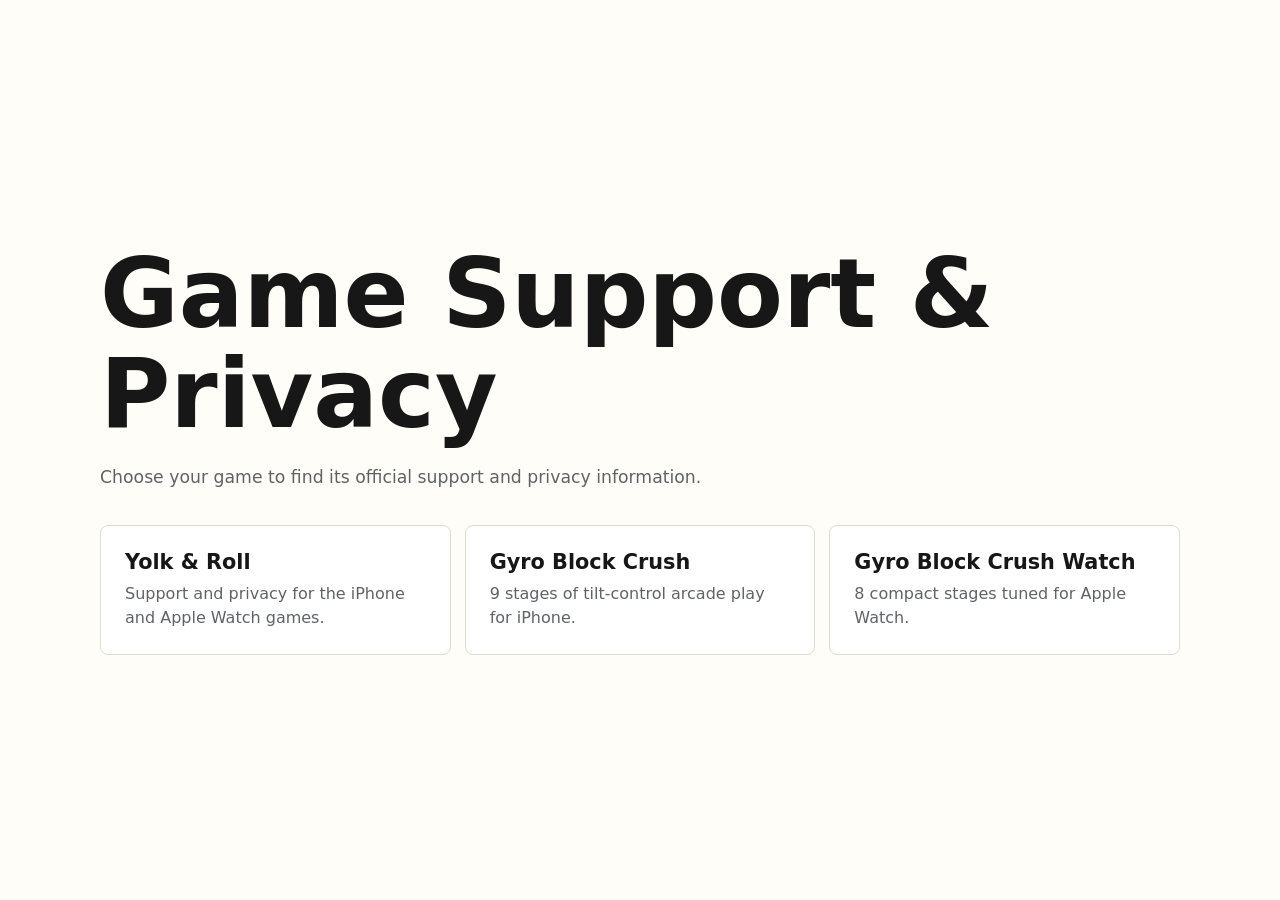
<file: index.html>
<!doctype html>
<html lang="en">
  <head>
    <meta charset="utf-8">
    <meta name="viewport" content="width=device-width, initial-scale=1">
    <meta name="description" content="Official support and privacy pages for Yolk &amp; Roll and Gyro Block Crush.">
    <title>Game Support &amp; Privacy</title>
    <style>
      :root {
        color-scheme: light;
        font-family: Inter, ui-sans-serif, system-ui, -apple-system, BlinkMacSystemFont, "Segoe UI", sans-serif;
        --ink: #171717;
        --muted: #5f6368;
        --line: #dedbd2;
        --paper: #fffdf7;
        --surface: #ffffff;
        --accent: #08764b;
      }
      * { box-sizing: border-box; }
      body {
        margin: 0;
        min-height: 100svh;
        background: var(--paper);
        color: var(--ink);
        display: grid;
        place-items: center;
        padding: 32px 18px;
      }
      main {
        width: min(1080px, 100%);
      }
      h1 {
        font-size: clamp(2.8rem, 8vw, 6rem);
        line-height: 1.04;
        margin: 0 0 18px;
      }
      p {
        color: var(--muted);
        font-size: 1.08rem;
        line-height: 1.65;
        max-width: 680px;
      }
      .links {
        display: grid;
        gap: 14px;
        grid-template-columns: repeat(3, minmax(0, 1fr));
        margin-top: 34px;
      }
      a {
        background: var(--surface);
        border: 1px solid var(--line);
        border-radius: 8px;
        color: inherit;
        display: block;
        padding: 24px;
        text-decoration: none;
      }
      a:hover {
        border-color: var(--accent);
      }
      strong {
        display: block;
        font-size: 1.3rem;
        margin-bottom: 8px;
      }
      span {
        color: var(--muted);
        line-height: 1.5;
      }
      @media (max-width: 680px) {
        .links { grid-template-columns: 1fr; }
      }
    </style>
  </head>
  <body>
    <main>
      <h1>Game Support &amp; Privacy</h1>
      <p>Choose your game to find its official support and privacy information.</p>
      <section class="links" aria-label="Games and versions">
        <a href="yolk-and-roll/support.html">
          <strong>Yolk &amp; Roll</strong>
          <span>Support and privacy for the iPhone and Apple Watch games.</span>
        </a>
        <a href="ios/">
          <strong>Gyro Block Crush</strong>
          <span>9 stages of tilt-control arcade play for iPhone.</span>
        </a>
        <a href="watch/">
          <strong>Gyro Block Crush Watch</strong>
          <span>8 compact stages tuned for Apple Watch.</span>
        </a>
      </section>
    </main>
  </body>
</html>
</file>
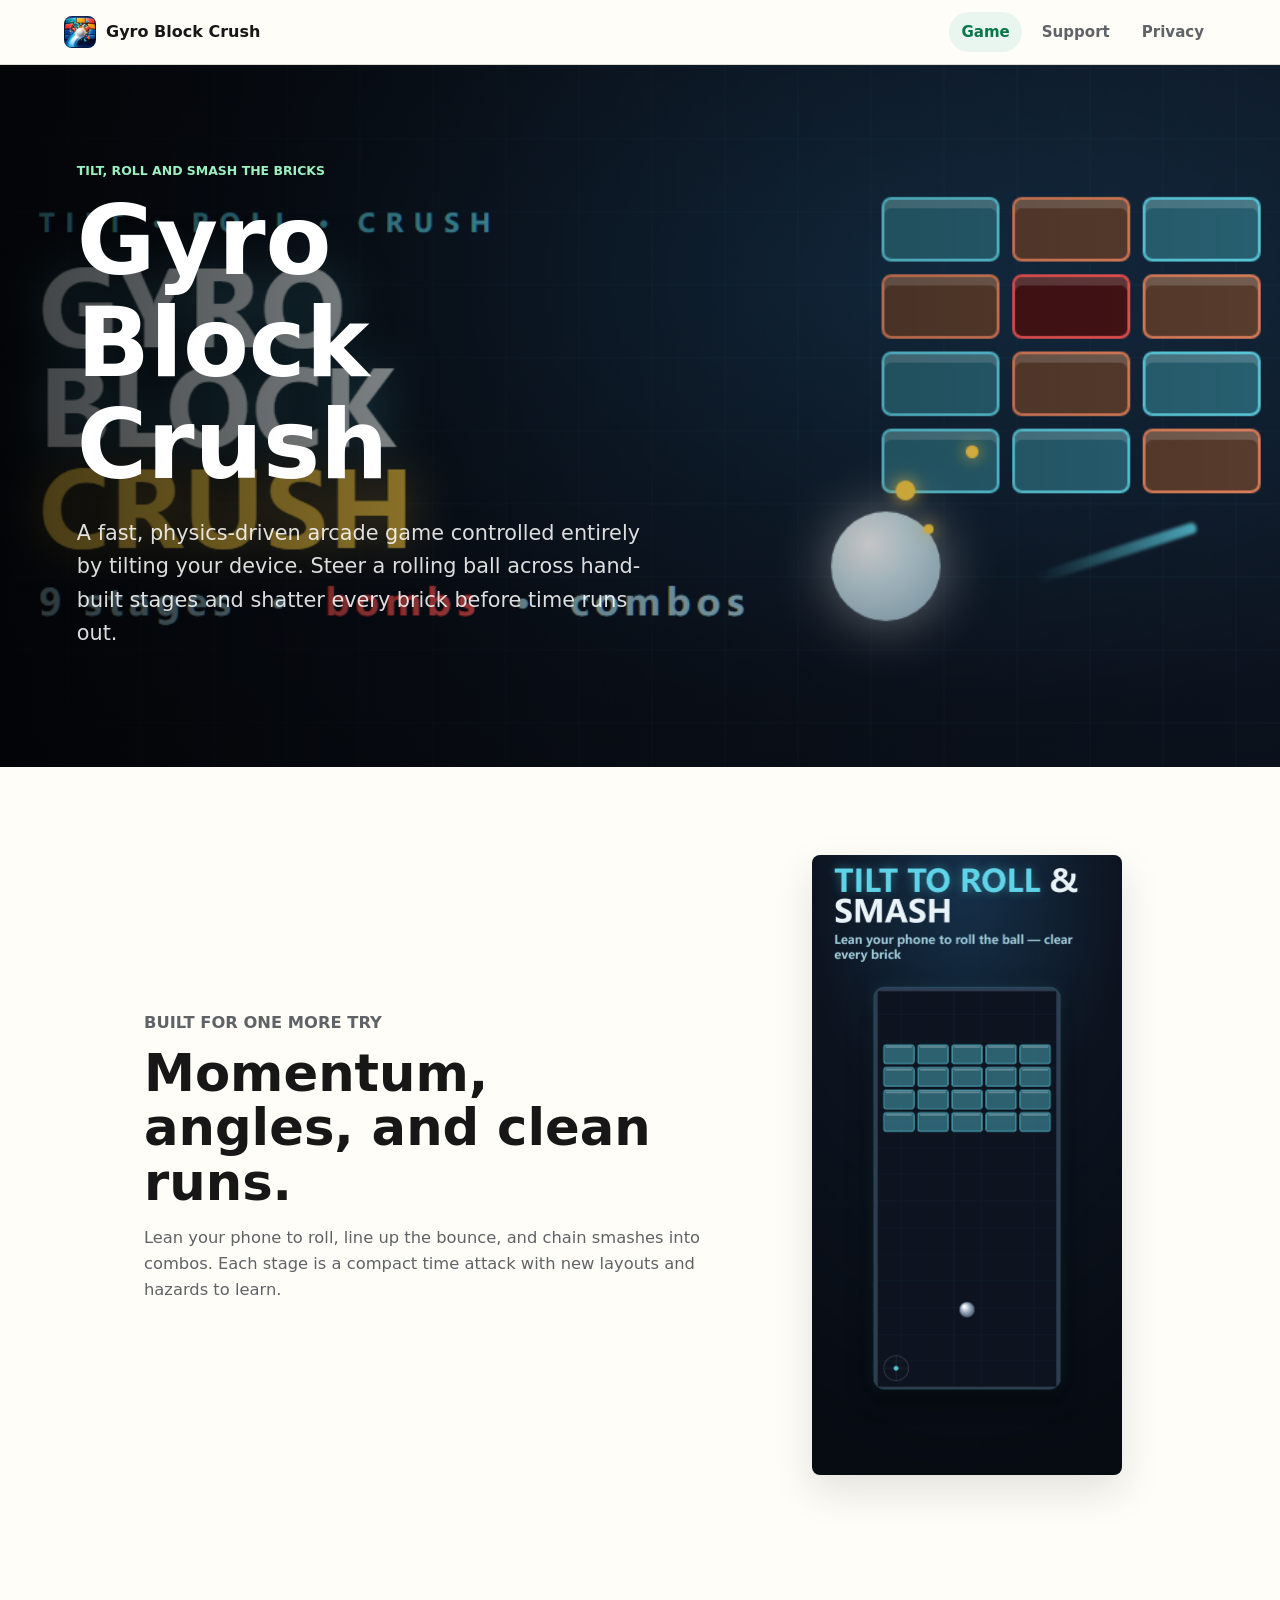
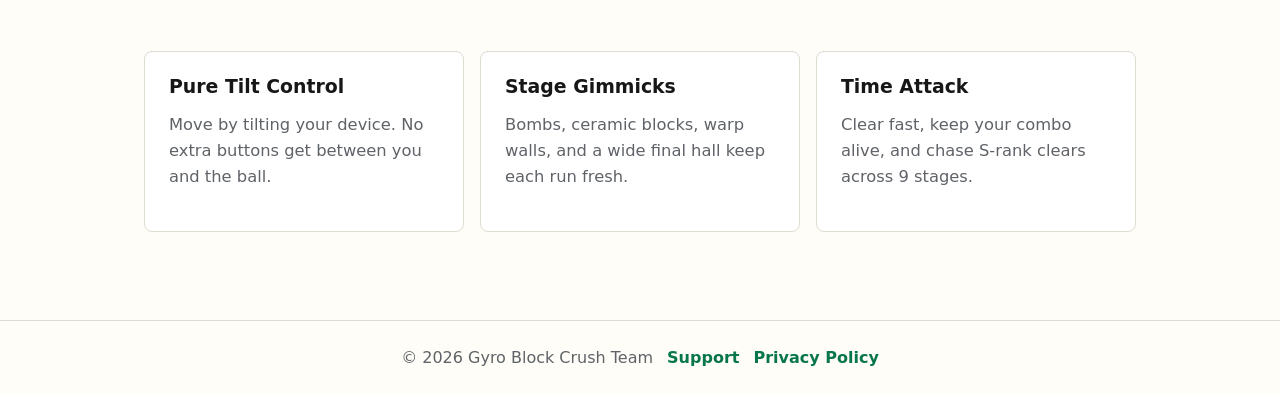
<file: ios/index.html>
<!doctype html>
<html lang="en">
  <head>
    <meta charset="utf-8">
    <meta name="viewport" content="width=device-width, initial-scale=1">
    <meta name="description" content="Gyro Block Crush is a fast tilt-control arcade game about rolling, bouncing, and smashing every brick before time runs out.">
    <title>Gyro Block Crush</title>
    <link rel="icon" href="assets/app-icon-512.png">
    <link rel="stylesheet" href="styles.css">
  </head>
  <body>
    <header class="site-header">
      <a class="brand" href="index.html" aria-label="Gyro Block Crush home">
        <img src="assets/app-icon-512.png" alt="" width="32" height="32">
        <span>Gyro Block Crush</span>
      </a>
      <nav aria-label="Primary">
        <a aria-current="page" href="index.html">Game</a>
        <a href="support.html">Support</a>
        <a href="privacy.html">Privacy</a>
      </nav>
    </header>

    <main>
      <section class="hero" aria-label="Gyro Block Crush">
        <img class="hero-image" src="assets/feature-graphic-1024x500.png" alt="Gyro Block Crush gameplay artwork with a rolling ball and colorful bricks">
        <div class="hero-copy">
          <p class="eyebrow">Tilt, roll and smash the bricks</p>
          <h1>Gyro Block Crush</h1>
          <p>
            A fast, physics-driven arcade game controlled entirely by tilting your device.
            Steer a rolling ball across hand-built stages and shatter every brick before time runs out.
          </p>
        </div>
      </section>

      <section class="section two-column">
        <div>
          <p class="eyebrow">Built for one more try</p>
          <h2>Momentum, angles, and clean runs.</h2>
          <p>
            Lean your phone to roll, line up the bounce, and chain smashes into combos.
            Each stage is a compact time attack with new layouts and hazards to learn.
          </p>
        </div>
        <img class="phone-shot" src="assets/appstore-frame-1.png" alt="Gyro Block Crush gameplay screenshot in a phone frame">
      </section>

      <section class="section features" aria-label="Game features">
        <article>
          <h2>Pure Tilt Control</h2>
          <p>Move by tilting your device. No extra buttons get between you and the ball.</p>
        </article>
        <article>
          <h2>Stage Gimmicks</h2>
          <p>Bombs, ceramic blocks, warp walls, and a wide final hall keep each run fresh.</p>
        </article>
        <article>
          <h2>Time Attack</h2>
          <p>Clear fast, keep your combo alive, and chase S-rank clears across 9 stages.</p>
        </article>
      </section>
    </main>

    <footer class="site-footer">
      <span>&copy; 2026 Gyro Block Crush Team</span>
      <a href="support.html">Support</a>
      <a href="privacy.html">Privacy Policy</a>
    </footer>
  </body>
</html>
</file>
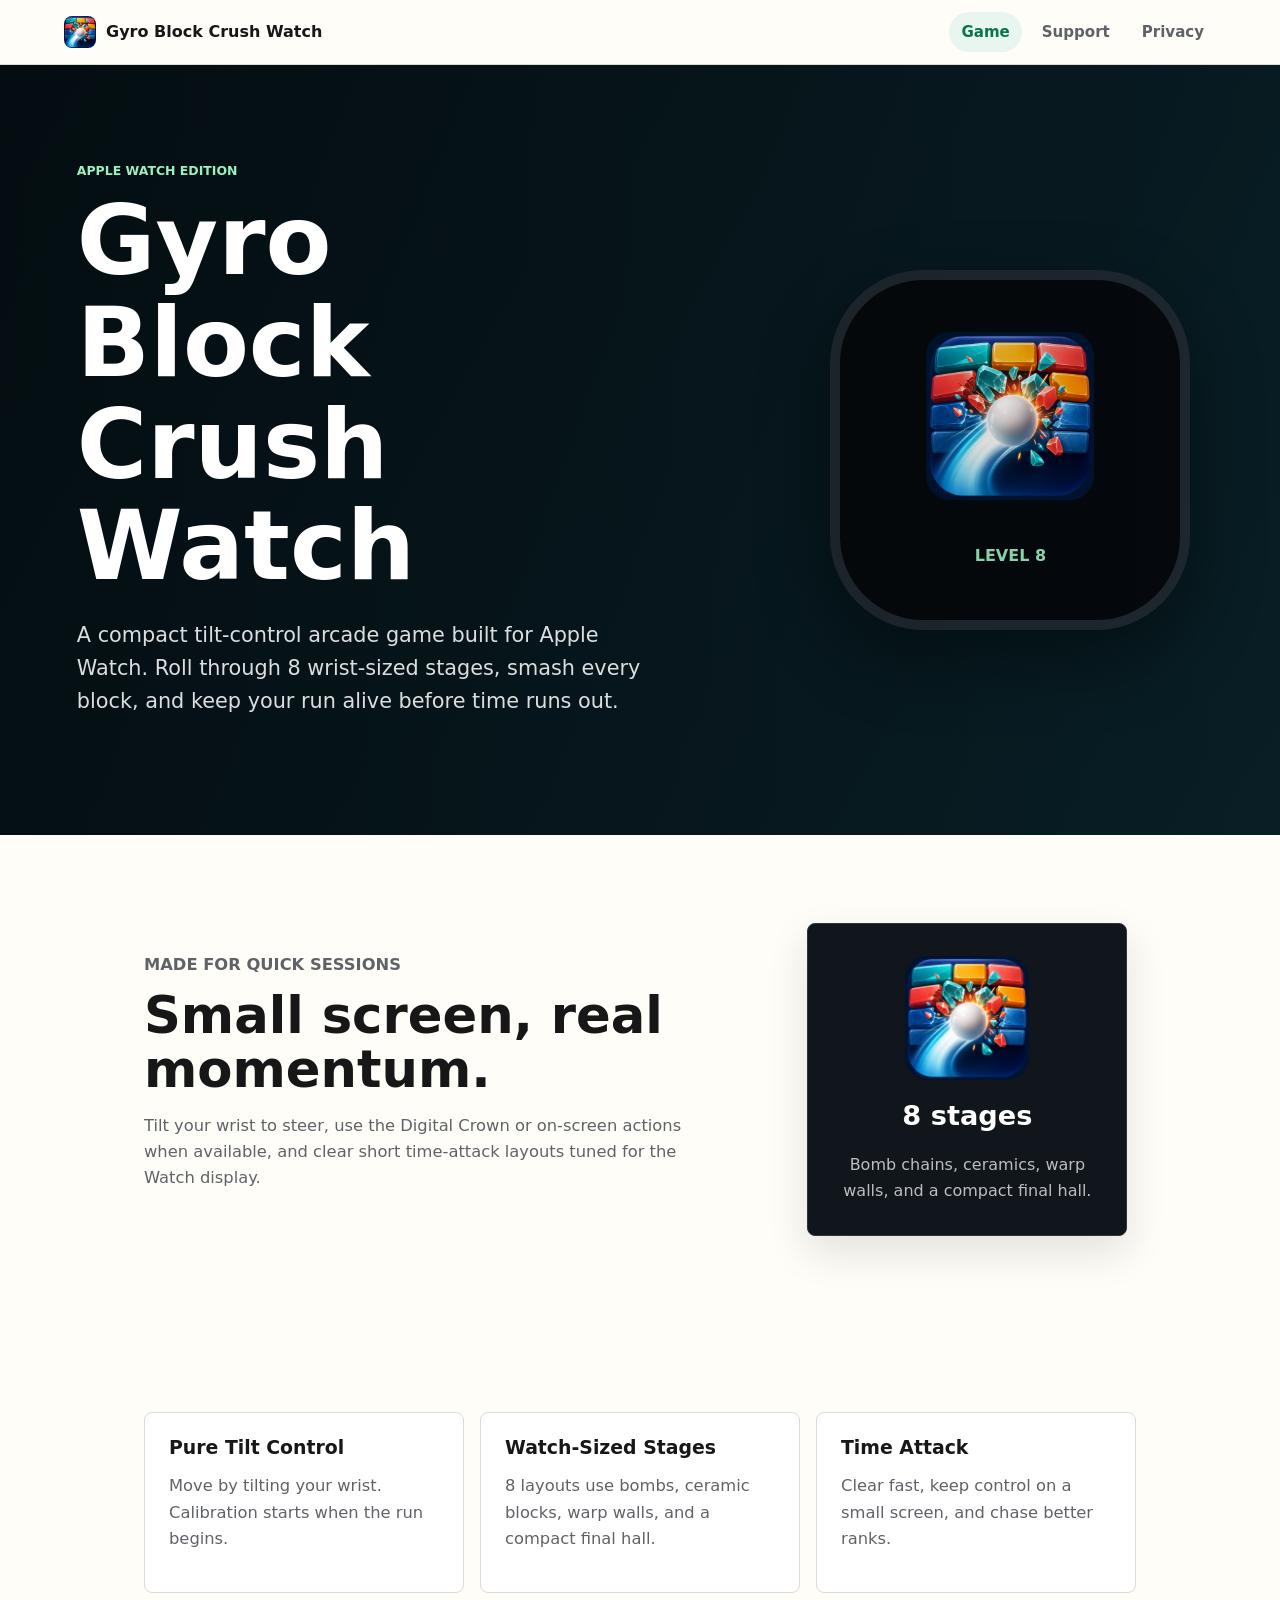
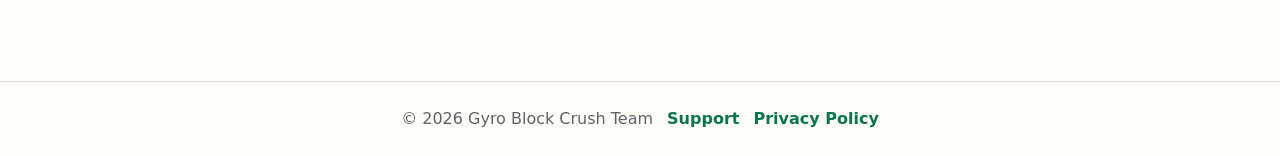
<file: watch/index.html>
<!doctype html>
<html lang="en">
  <head>
    <meta charset="utf-8">
    <meta name="viewport" content="width=device-width, initial-scale=1">
    <meta name="description" content="Gyro Block Crush Watch is a compact Apple Watch arcade game about tilting, rolling, and clearing 8 stages.">
    <title>Gyro Block Crush Watch</title>
    <link rel="icon" href="assets/app-icon-512.png">
    <link rel="stylesheet" href="styles.css">
  </head>
  <body>
    <header class="site-header">
      <a class="brand" href="index.html" aria-label="Gyro Block Crush Watch home">
        <img src="assets/app-icon-512.png" alt="" width="32" height="32">
        <span>Gyro Block Crush Watch</span>
      </a>
      <nav aria-label="Primary">
        <a aria-current="page" href="index.html">Game</a>
        <a href="support.html">Support</a>
        <a href="privacy.html">Privacy</a>
      </nav>
    </header>

    <main>
      <section class="hero hero-watch" aria-label="Gyro Block Crush Watch">
        <div class="watch-hero-visual" aria-hidden="true">
          <div class="watch-face">
            <img src="assets/app-icon-512.png" alt="">
            <span>LEVEL 8</span>
          </div>
        </div>
        <div class="hero-copy">
          <p class="eyebrow">Apple Watch Edition</p>
          <h1>Gyro Block Crush Watch</h1>
          <p>
            A compact tilt-control arcade game built for Apple Watch.
            Roll through 8 wrist-sized stages, smash every block, and keep your run alive before time runs out.
          </p>
        </div>
      </section>

      <section class="section two-column">
        <div>
          <p class="eyebrow">Made for quick sessions</p>
          <h2>Small screen, real momentum.</h2>
          <p>
            Tilt your wrist to steer, use the Digital Crown or on-screen actions when available,
            and clear short time-attack layouts tuned for the Watch display.
          </p>
        </div>
        <div class="watch-card" aria-label="Gyro Block Crush Watch gameplay summary">
          <img src="assets/app-icon-512.png" alt="">
          <strong>8 stages</strong>
          <span>Bomb chains, ceramics, warp walls, and a compact final hall.</span>
        </div>
      </section>

      <section class="section features" aria-label="Game features">
        <article>
          <h2>Pure Tilt Control</h2>
          <p>Move by tilting your wrist. Calibration starts when the run begins.</p>
        </article>
        <article>
          <h2>Watch-Sized Stages</h2>
          <p>8 layouts use bombs, ceramic blocks, warp walls, and a compact final hall.</p>
        </article>
        <article>
          <h2>Time Attack</h2>
          <p>Clear fast, keep control on a small screen, and chase better ranks.</p>
        </article>
      </section>
    </main>

    <footer class="site-footer">
      <span>&copy; 2026 Gyro Block Crush Team</span>
      <a href="support.html">Support</a>
      <a href="privacy.html">Privacy Policy</a>
    </footer>
  </body>
</html>
</file>
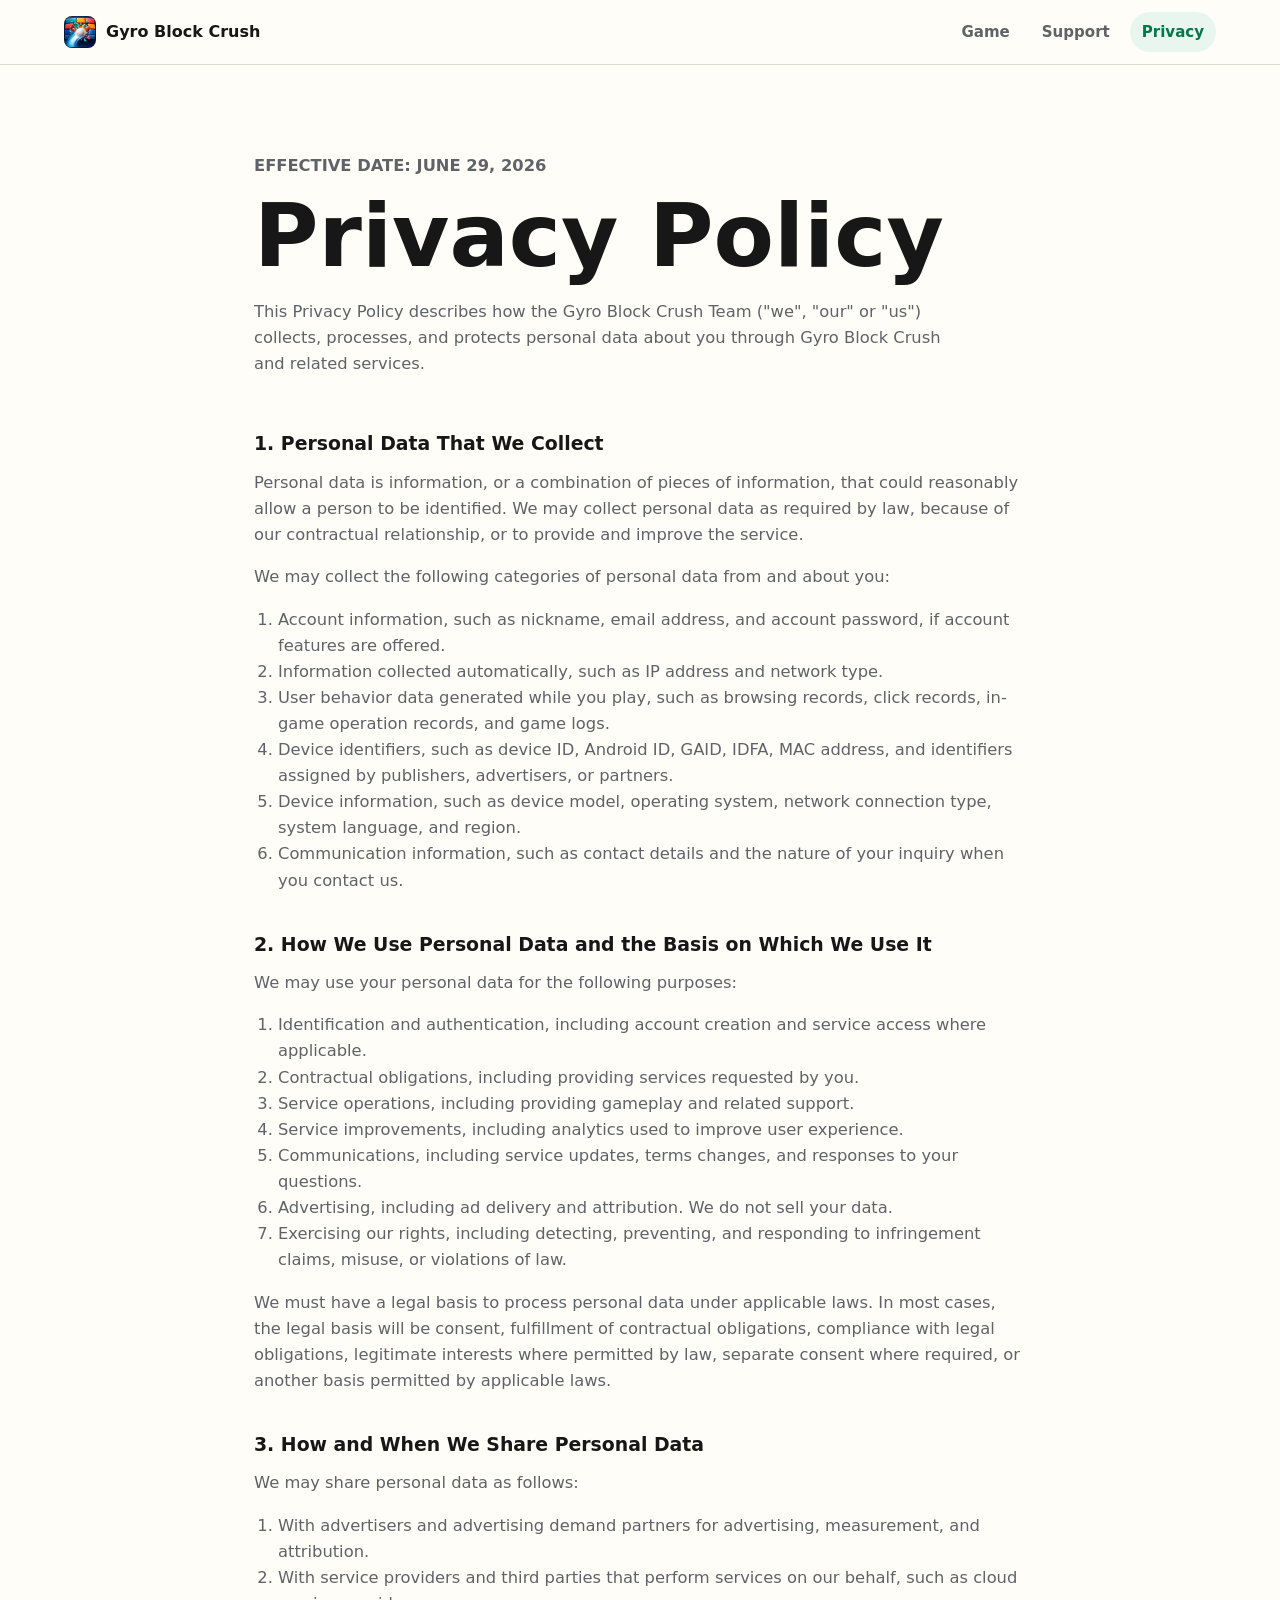
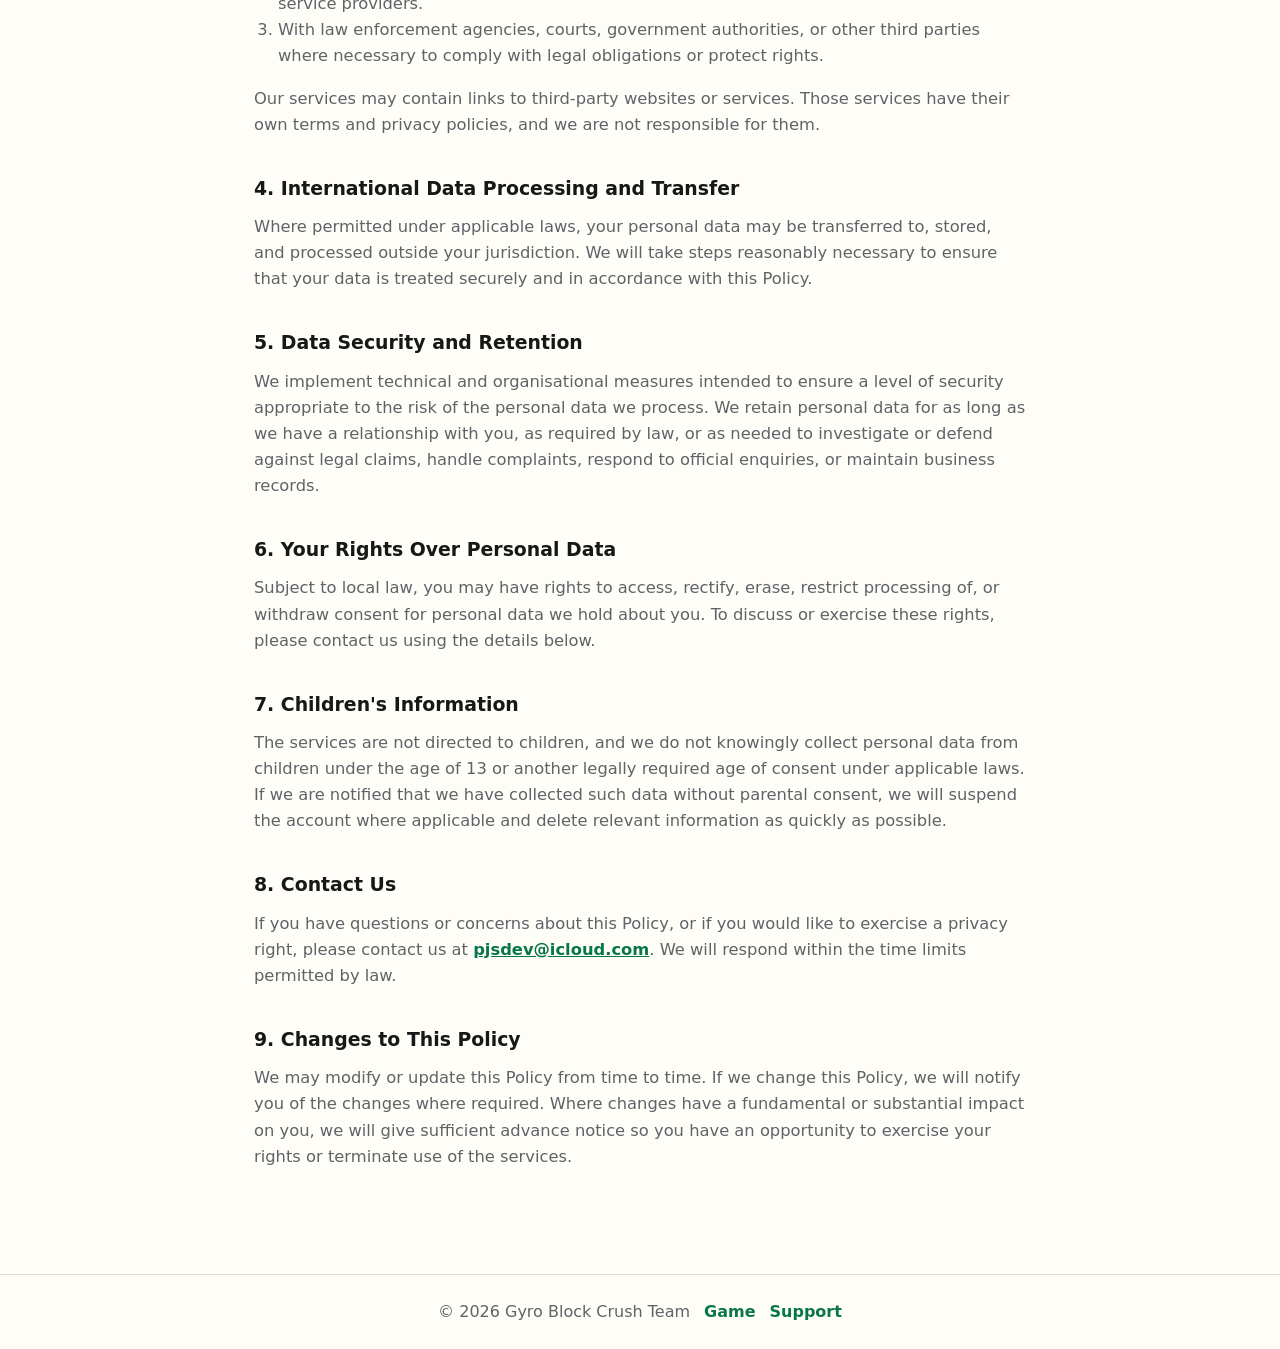
<file: ios/privacy.html>
<!doctype html>
<html lang="en">
  <head>
    <meta charset="utf-8">
    <meta name="viewport" content="width=device-width, initial-scale=1">
    <meta name="description" content="Privacy Policy for Gyro Block Crush.">
    <title>Privacy Policy | Gyro Block Crush</title>
    <link rel="icon" href="assets/app-icon-512.png">
    <link rel="stylesheet" href="styles.css">
  </head>
  <body>
    <header class="site-header">
      <a class="brand" href="index.html" aria-label="Gyro Block Crush home">
        <img src="assets/app-icon-512.png" alt="" width="32" height="32">
        <span>Gyro Block Crush</span>
      </a>
      <nav aria-label="Primary">
        <a href="index.html">Game</a>
        <a href="support.html">Support</a>
        <a aria-current="page" href="privacy.html">Privacy</a>
      </nav>
    </header>

    <main class="page legal">
      <section class="page-heading">
        <p class="eyebrow">Effective date: June 29, 2026</p>
        <h1>Privacy Policy</h1>
        <p>
          This Privacy Policy describes how the Gyro Block Crush Team ("we", "our" or "us") collects,
          processes, and protects personal data about you through Gyro Block Crush and related services.
        </p>
      </section>

      <section class="section legal-body">
        <h2>1. Personal Data That We Collect</h2>
        <p>
          Personal data is information, or a combination of pieces of information, that could reasonably
          allow a person to be identified. We may collect personal data as required by law, because of our
          contractual relationship, or to provide and improve the service.
        </p>
        <p>We may collect the following categories of personal data from and about you:</p>
        <ol>
          <li>Account information, such as nickname, email address, and account password, if account features are offered.</li>
          <li>Information collected automatically, such as IP address and network type.</li>
          <li>User behavior data generated while you play, such as browsing records, click records, in-game operation records, and game logs.</li>
          <li>Device identifiers, such as device ID, Android ID, GAID, IDFA, MAC address, and identifiers assigned by publishers, advertisers, or partners.</li>
          <li>Device information, such as device model, operating system, network connection type, system language, and region.</li>
          <li>Communication information, such as contact details and the nature of your inquiry when you contact us.</li>
        </ol>

        <h2>2. How We Use Personal Data and the Basis on Which We Use It</h2>
        <p>We may use your personal data for the following purposes:</p>
        <ol>
          <li>Identification and authentication, including account creation and service access where applicable.</li>
          <li>Contractual obligations, including providing services requested by you.</li>
          <li>Service operations, including providing gameplay and related support.</li>
          <li>Service improvements, including analytics used to improve user experience.</li>
          <li>Communications, including service updates, terms changes, and responses to your questions.</li>
          <li>Advertising, including ad delivery and attribution. We do not sell your data.</li>
          <li>Exercising our rights, including detecting, preventing, and responding to infringement claims, misuse, or violations of law.</li>
        </ol>
        <p>
          We must have a legal basis to process personal data under applicable laws. In most cases, the legal
          basis will be consent, fulfillment of contractual obligations, compliance with legal obligations,
          legitimate interests where permitted by law, separate consent where required, or another basis
          permitted by applicable laws.
        </p>

        <h2>3. How and When We Share Personal Data</h2>
        <p>We may share personal data as follows:</p>
        <ol>
          <li>With advertisers and advertising demand partners for advertising, measurement, and attribution.</li>
          <li>With service providers and third parties that perform services on our behalf, such as cloud service providers.</li>
          <li>With law enforcement agencies, courts, government authorities, or other third parties where necessary to comply with legal obligations or protect rights.</li>
        </ol>
        <p>
          Our services may contain links to third-party websites or services. Those services have their own
          terms and privacy policies, and we are not responsible for them.
        </p>

        <h2>4. International Data Processing and Transfer</h2>
        <p>
          Where permitted under applicable laws, your personal data may be transferred to, stored, and
          processed outside your jurisdiction. We will take steps reasonably necessary to ensure that your
          data is treated securely and in accordance with this Policy.
        </p>

        <h2>5. Data Security and Retention</h2>
        <p>
          We implement technical and organisational measures intended to ensure a level of security
          appropriate to the risk of the personal data we process. We retain personal data for as long as
          we have a relationship with you, as required by law, or as needed to investigate or defend against
          legal claims, handle complaints, respond to official enquiries, or maintain business records.
        </p>

        <h2>6. Your Rights Over Personal Data</h2>
        <p>
          Subject to local law, you may have rights to access, rectify, erase, restrict processing of, or
          withdraw consent for personal data we hold about you. To discuss or exercise these rights, please
          contact us using the details below.
        </p>

        <h2>7. Children's Information</h2>
        <p>
          The services are not directed to children, and we do not knowingly collect personal data from
          children under the age of 13 or another legally required age of consent under applicable laws. If
          we are notified that we have collected such data without parental consent, we will suspend the
          account where applicable and delete relevant information as quickly as possible.
        </p>

        <h2>8. Contact Us</h2>
        <p>
          If you have questions or concerns about this Policy, or if you would like to exercise a privacy
          right, please contact us at
          <a href="mailto:pjsdev@icloud.com">pjsdev@icloud.com</a>. We will respond within the time
          limits permitted by law.
        </p>

        <h2>9. Changes to This Policy</h2>
        <p>
          We may modify or update this Policy from time to time. If we change this Policy, we will notify
          you of the changes where required. Where changes have a fundamental or substantial impact on you,
          we will give sufficient advance notice so you have an opportunity to exercise your rights or
          terminate use of the services.
        </p>
      </section>
    </main>

    <footer class="site-footer">
      <span>&copy; 2026 Gyro Block Crush Team</span>
      <a href="index.html">Game</a>
      <a href="support.html">Support</a>
    </footer>
  </body>
</html>
</file>
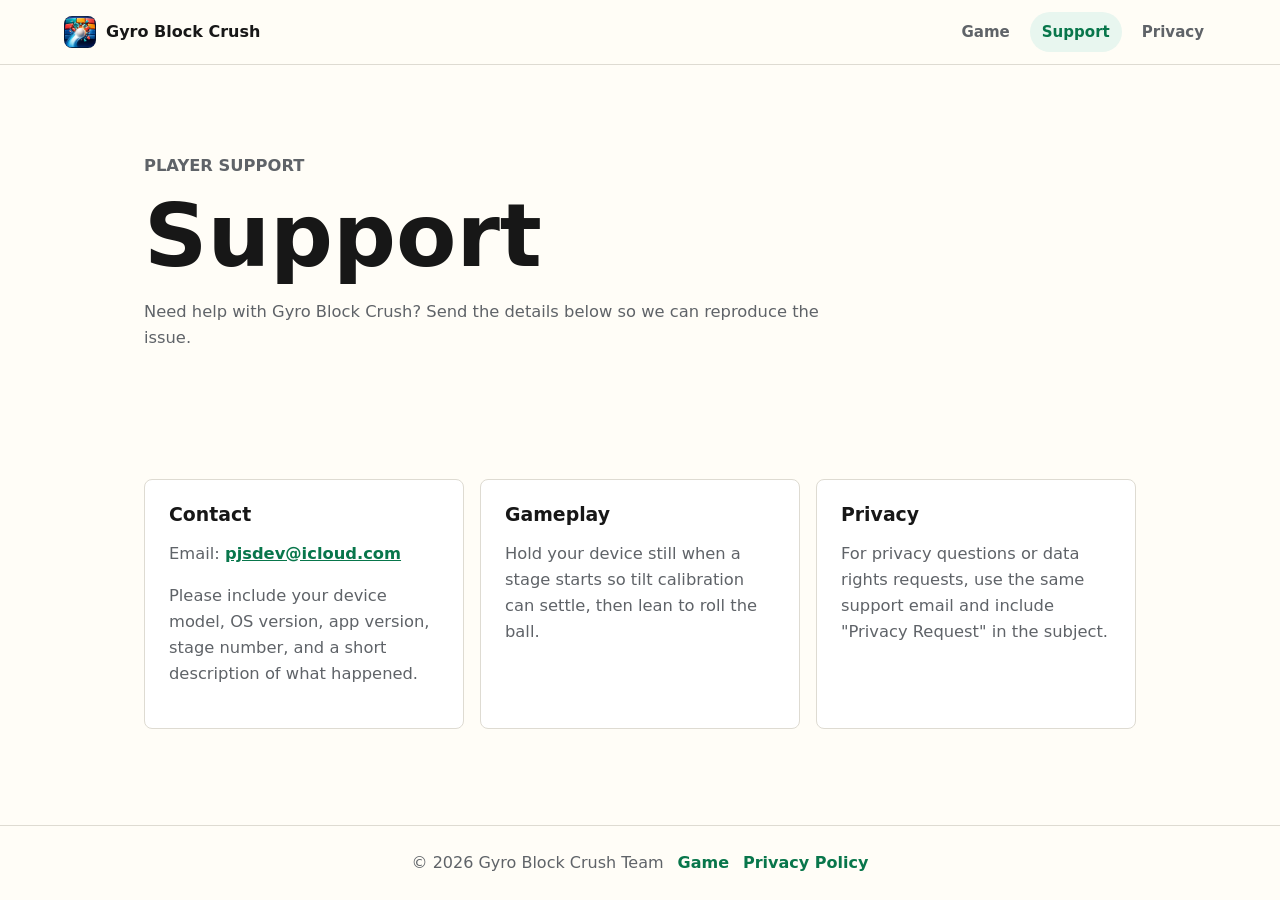
<file: ios/support.html>
<!doctype html>
<html lang="en">
  <head>
    <meta charset="utf-8">
    <meta name="viewport" content="width=device-width, initial-scale=1">
    <meta name="description" content="Support information for Gyro Block Crush.">
    <title>Support | Gyro Block Crush</title>
    <link rel="icon" href="assets/app-icon-512.png">
    <link rel="stylesheet" href="styles.css">
  </head>
  <body>
    <header class="site-header">
      <a class="brand" href="index.html" aria-label="Gyro Block Crush home">
        <img src="assets/app-icon-512.png" alt="" width="32" height="32">
        <span>Gyro Block Crush</span>
      </a>
      <nav aria-label="Primary">
        <a href="index.html">Game</a>
        <a aria-current="page" href="support.html">Support</a>
        <a href="privacy.html">Privacy</a>
      </nav>
    </header>

    <main class="page">
      <section class="page-heading">
        <p class="eyebrow">Player support</p>
        <h1>Support</h1>
        <p>
          Need help with Gyro Block Crush? Send the details below so we can reproduce the issue.
        </p>
      </section>

      <section class="section support-grid">
        <article>
          <h2>Contact</h2>
          <p>Email: <a href="mailto:pjsdev@icloud.com">pjsdev@icloud.com</a></p>
          <p>Please include your device model, OS version, app version, stage number, and a short description of what happened.</p>
        </article>
        <article>
          <h2>Gameplay</h2>
          <p>Hold your device still when a stage starts so tilt calibration can settle, then lean to roll the ball.</p>
        </article>
        <article>
          <h2>Privacy</h2>
          <p>For privacy questions or data rights requests, use the same support email and include "Privacy Request" in the subject.</p>
        </article>
      </section>
    </main>

    <footer class="site-footer">
      <span>&copy; 2026 Gyro Block Crush Team</span>
      <a href="index.html">Game</a>
      <a href="privacy.html">Privacy Policy</a>
    </footer>
  </body>
</html>
</file>
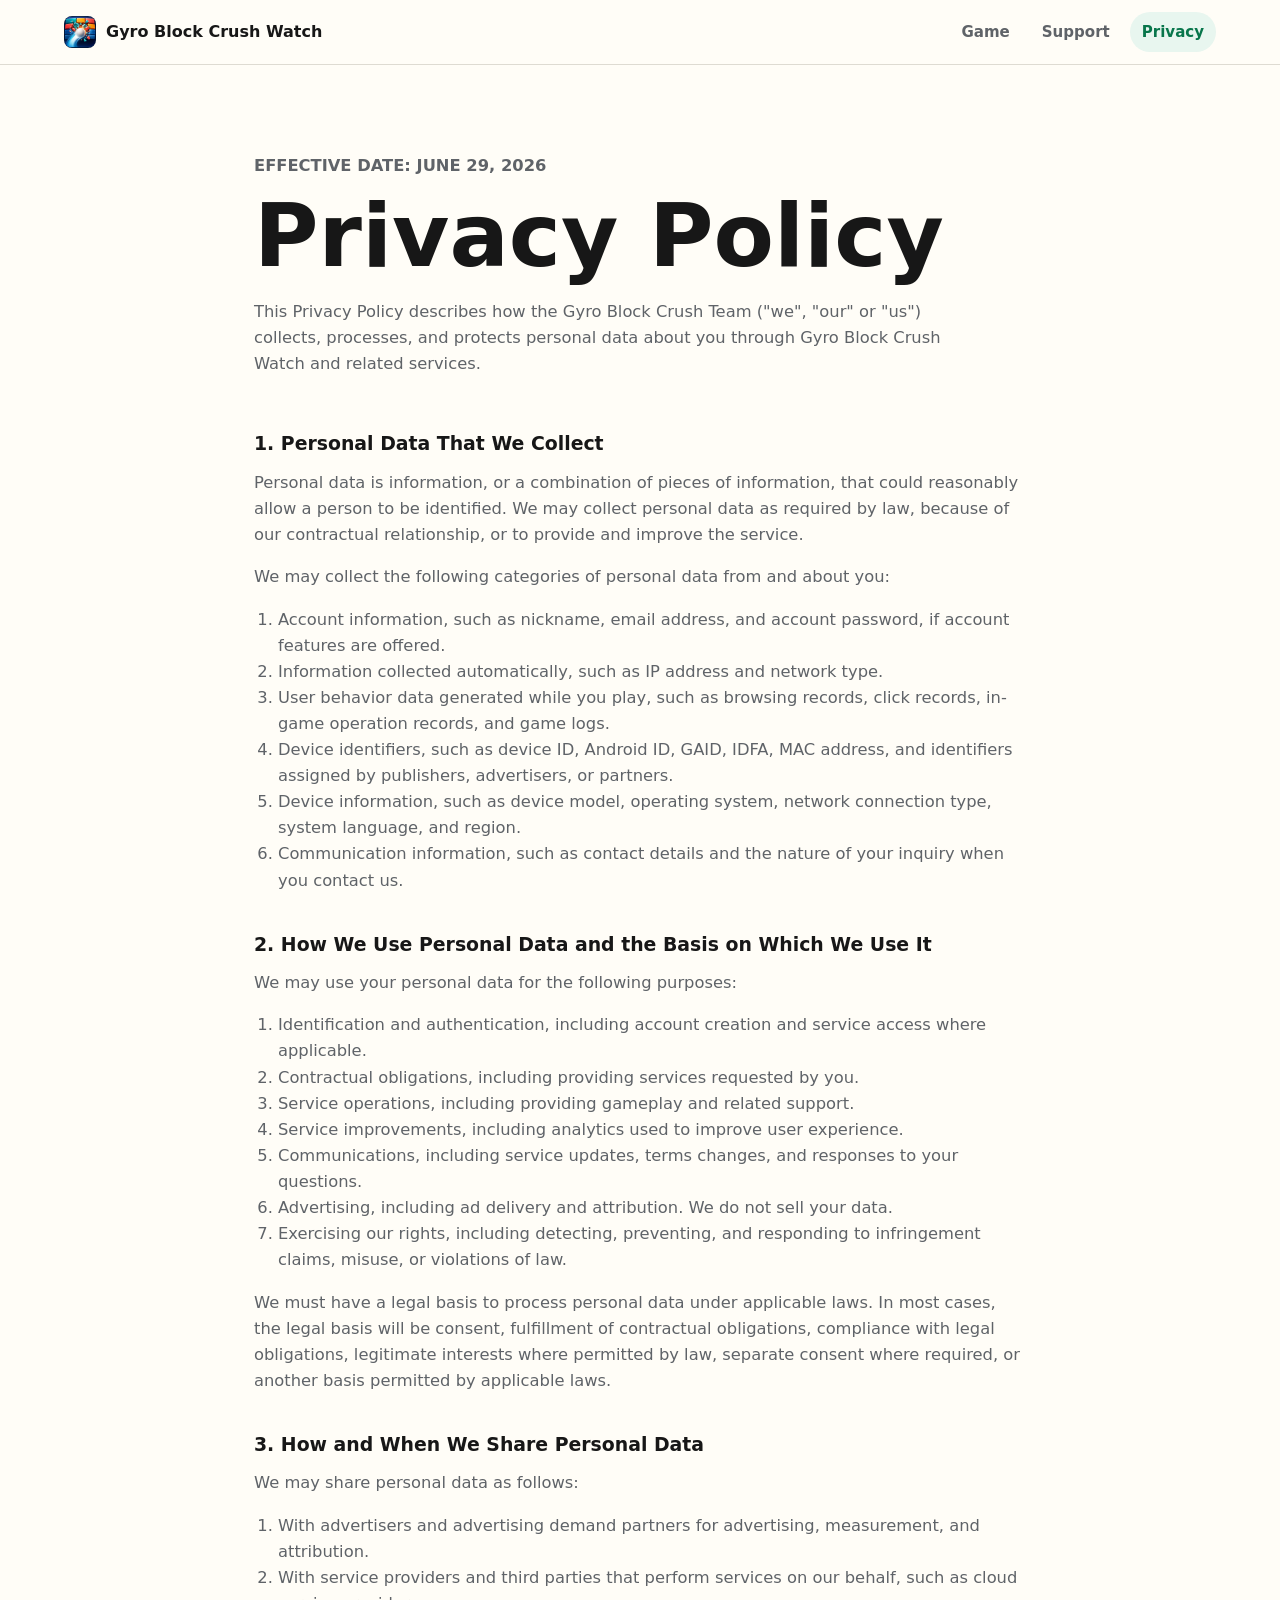
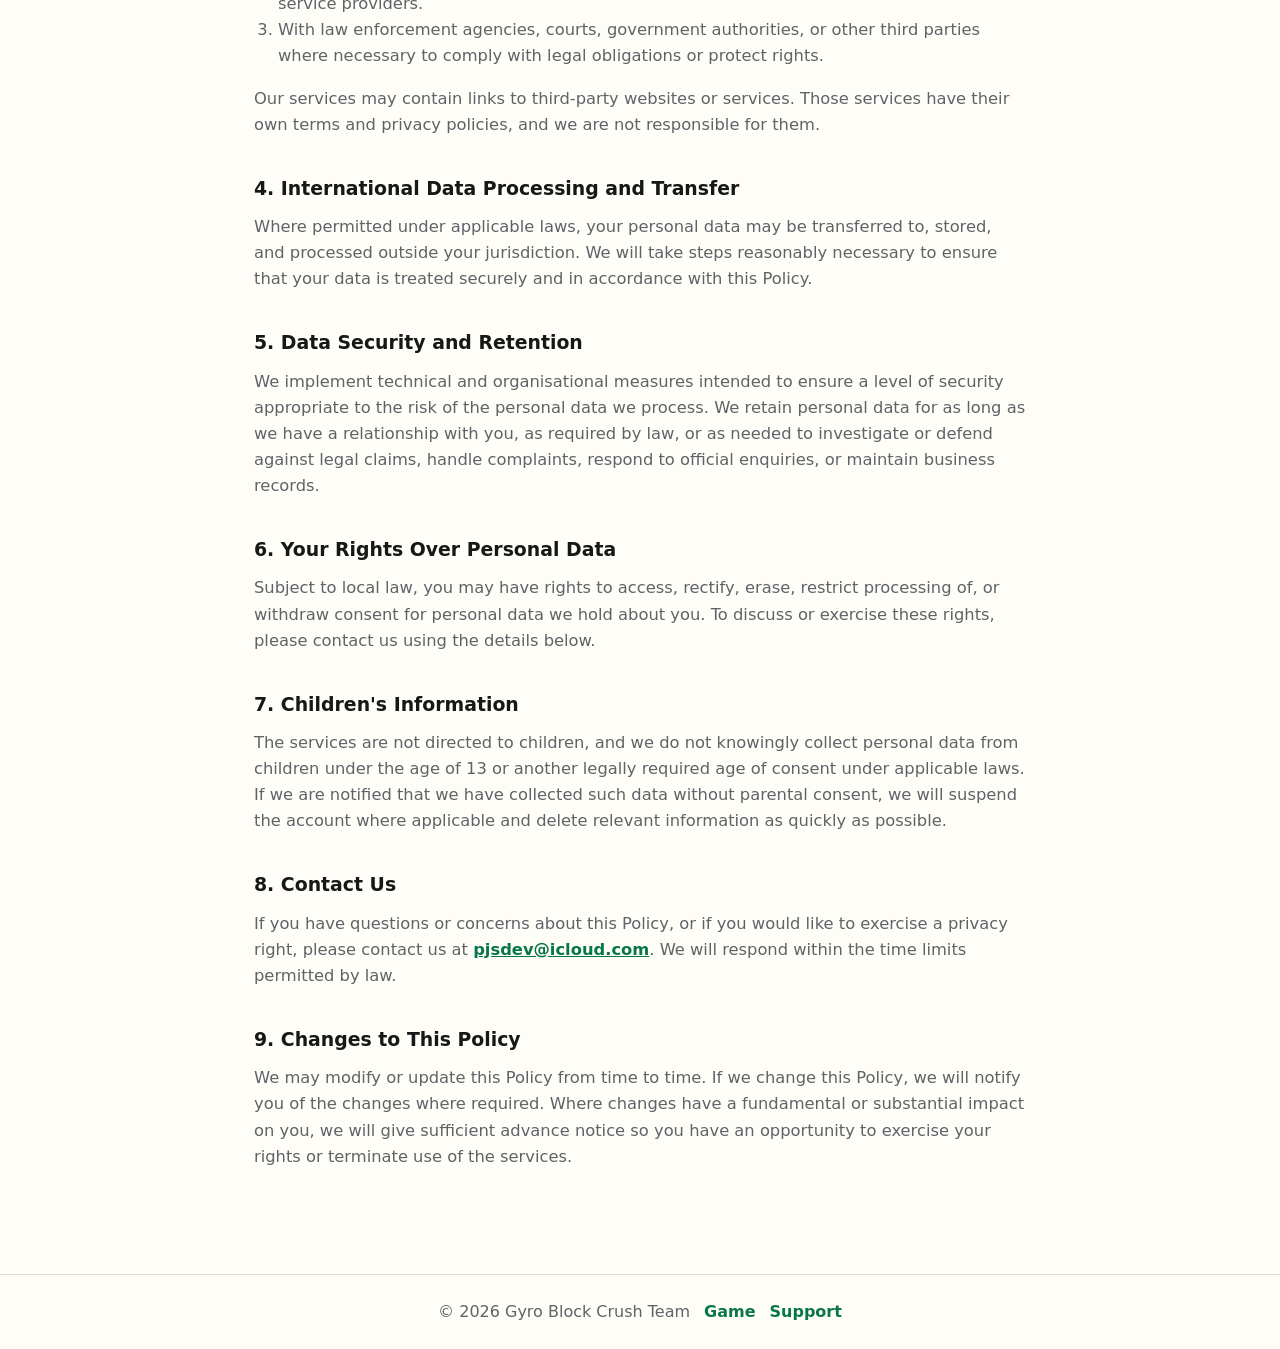
<file: watch/privacy.html>
<!doctype html>
<html lang="en">
  <head>
    <meta charset="utf-8">
    <meta name="viewport" content="width=device-width, initial-scale=1">
    <meta name="description" content="Privacy Policy for Gyro Block Crush Watch.">
    <title>Privacy Policy | Gyro Block Crush Watch</title>
    <link rel="icon" href="assets/app-icon-512.png">
    <link rel="stylesheet" href="styles.css">
  </head>
  <body>
    <header class="site-header">
      <a class="brand" href="index.html" aria-label="Gyro Block Crush Watch home">
        <img src="assets/app-icon-512.png" alt="" width="32" height="32">
        <span>Gyro Block Crush Watch</span>
      </a>
      <nav aria-label="Primary">
        <a href="index.html">Game</a>
        <a href="support.html">Support</a>
        <a aria-current="page" href="privacy.html">Privacy</a>
      </nav>
    </header>

    <main class="page legal">
      <section class="page-heading">
        <p class="eyebrow">Effective date: June 29, 2026</p>
        <h1>Privacy Policy</h1>
        <p>
          This Privacy Policy describes how the Gyro Block Crush Team ("we", "our" or "us") collects,
          processes, and protects personal data about you through Gyro Block Crush Watch and related services.
        </p>
      </section>

      <section class="section legal-body">
        <h2>1. Personal Data That We Collect</h2>
        <p>
          Personal data is information, or a combination of pieces of information, that could reasonably
          allow a person to be identified. We may collect personal data as required by law, because of our
          contractual relationship, or to provide and improve the service.
        </p>
        <p>We may collect the following categories of personal data from and about you:</p>
        <ol>
          <li>Account information, such as nickname, email address, and account password, if account features are offered.</li>
          <li>Information collected automatically, such as IP address and network type.</li>
          <li>User behavior data generated while you play, such as browsing records, click records, in-game operation records, and game logs.</li>
          <li>Device identifiers, such as device ID, Android ID, GAID, IDFA, MAC address, and identifiers assigned by publishers, advertisers, or partners.</li>
          <li>Device information, such as device model, operating system, network connection type, system language, and region.</li>
          <li>Communication information, such as contact details and the nature of your inquiry when you contact us.</li>
        </ol>

        <h2>2. How We Use Personal Data and the Basis on Which We Use It</h2>
        <p>We may use your personal data for the following purposes:</p>
        <ol>
          <li>Identification and authentication, including account creation and service access where applicable.</li>
          <li>Contractual obligations, including providing services requested by you.</li>
          <li>Service operations, including providing gameplay and related support.</li>
          <li>Service improvements, including analytics used to improve user experience.</li>
          <li>Communications, including service updates, terms changes, and responses to your questions.</li>
          <li>Advertising, including ad delivery and attribution. We do not sell your data.</li>
          <li>Exercising our rights, including detecting, preventing, and responding to infringement claims, misuse, or violations of law.</li>
        </ol>
        <p>
          We must have a legal basis to process personal data under applicable laws. In most cases, the legal
          basis will be consent, fulfillment of contractual obligations, compliance with legal obligations,
          legitimate interests where permitted by law, separate consent where required, or another basis
          permitted by applicable laws.
        </p>

        <h2>3. How and When We Share Personal Data</h2>
        <p>We may share personal data as follows:</p>
        <ol>
          <li>With advertisers and advertising demand partners for advertising, measurement, and attribution.</li>
          <li>With service providers and third parties that perform services on our behalf, such as cloud service providers.</li>
          <li>With law enforcement agencies, courts, government authorities, or other third parties where necessary to comply with legal obligations or protect rights.</li>
        </ol>
        <p>
          Our services may contain links to third-party websites or services. Those services have their own
          terms and privacy policies, and we are not responsible for them.
        </p>

        <h2>4. International Data Processing and Transfer</h2>
        <p>
          Where permitted under applicable laws, your personal data may be transferred to, stored, and
          processed outside your jurisdiction. We will take steps reasonably necessary to ensure that your
          data is treated securely and in accordance with this Policy.
        </p>

        <h2>5. Data Security and Retention</h2>
        <p>
          We implement technical and organisational measures intended to ensure a level of security
          appropriate to the risk of the personal data we process. We retain personal data for as long as
          we have a relationship with you, as required by law, or as needed to investigate or defend against
          legal claims, handle complaints, respond to official enquiries, or maintain business records.
        </p>

        <h2>6. Your Rights Over Personal Data</h2>
        <p>
          Subject to local law, you may have rights to access, rectify, erase, restrict processing of, or
          withdraw consent for personal data we hold about you. To discuss or exercise these rights, please
          contact us using the details below.
        </p>

        <h2>7. Children's Information</h2>
        <p>
          The services are not directed to children, and we do not knowingly collect personal data from
          children under the age of 13 or another legally required age of consent under applicable laws. If
          we are notified that we have collected such data without parental consent, we will suspend the
          account where applicable and delete relevant information as quickly as possible.
        </p>

        <h2>8. Contact Us</h2>
        <p>
          If you have questions or concerns about this Policy, or if you would like to exercise a privacy
          right, please contact us at
          <a href="mailto:pjsdev@icloud.com">pjsdev@icloud.com</a>. We will respond within the time
          limits permitted by law.
        </p>

        <h2>9. Changes to This Policy</h2>
        <p>
          We may modify or update this Policy from time to time. If we change this Policy, we will notify
          you of the changes where required. Where changes have a fundamental or substantial impact on you,
          we will give sufficient advance notice so you have an opportunity to exercise your rights or
          terminate use of the services.
        </p>
      </section>
    </main>

    <footer class="site-footer">
      <span>&copy; 2026 Gyro Block Crush Team</span>
      <a href="index.html">Game</a>
      <a href="support.html">Support</a>
    </footer>
  </body>
</html>
</file>
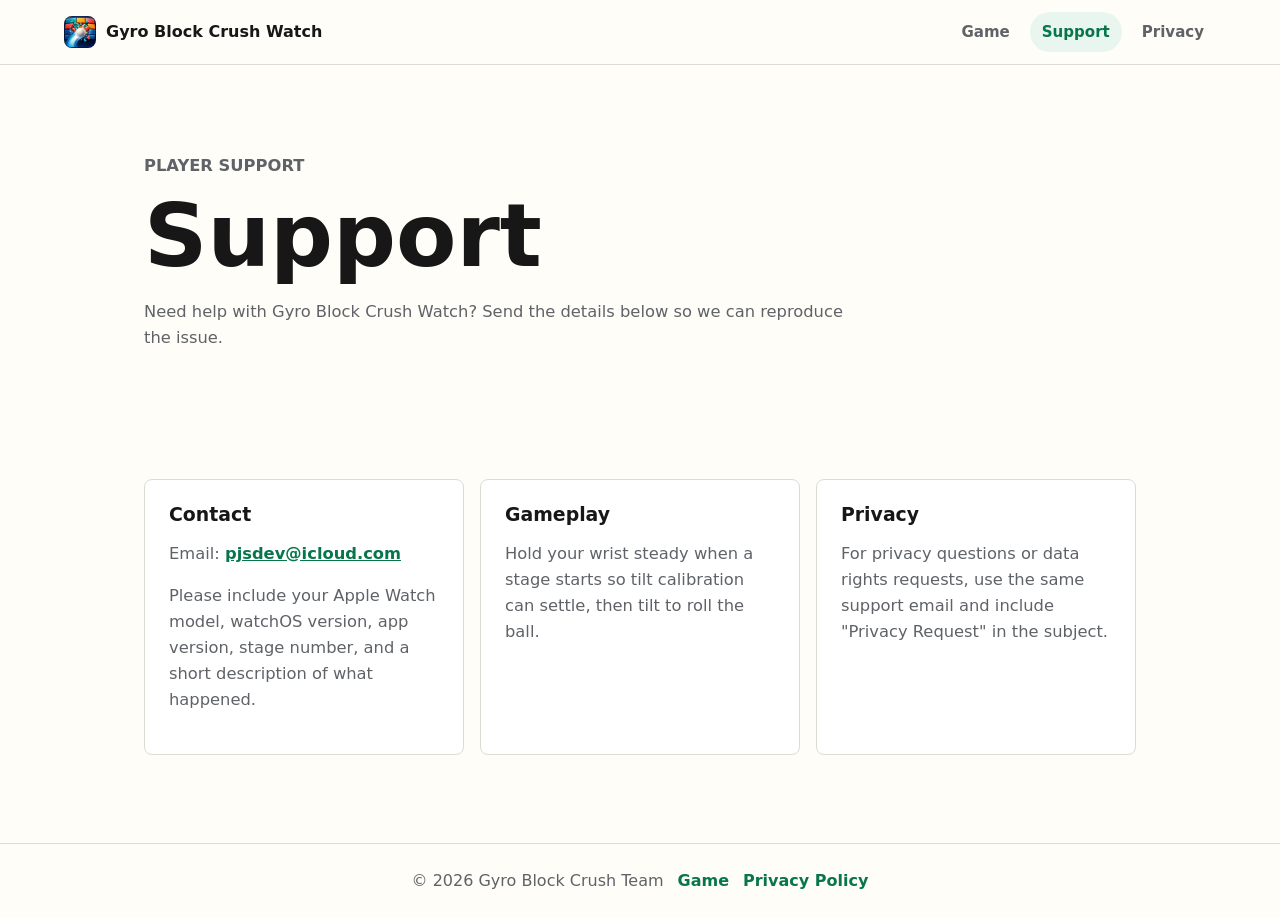
<file: watch/support.html>
<!doctype html>
<html lang="en">
  <head>
    <meta charset="utf-8">
    <meta name="viewport" content="width=device-width, initial-scale=1">
    <meta name="description" content="Support information for Gyro Block Crush Watch.">
    <title>Support | Gyro Block Crush Watch</title>
    <link rel="icon" href="assets/app-icon-512.png">
    <link rel="stylesheet" href="styles.css">
  </head>
  <body>
    <header class="site-header">
      <a class="brand" href="index.html" aria-label="Gyro Block Crush Watch home">
        <img src="assets/app-icon-512.png" alt="" width="32" height="32">
        <span>Gyro Block Crush Watch</span>
      </a>
      <nav aria-label="Primary">
        <a href="index.html">Game</a>
        <a aria-current="page" href="support.html">Support</a>
        <a href="privacy.html">Privacy</a>
      </nav>
    </header>

    <main class="page">
      <section class="page-heading">
        <p class="eyebrow">Player support</p>
        <h1>Support</h1>
        <p>
          Need help with Gyro Block Crush Watch? Send the details below so we can reproduce the issue.
        </p>
      </section>

      <section class="section support-grid">
        <article>
          <h2>Contact</h2>
          <p>Email: <a href="mailto:pjsdev@icloud.com">pjsdev@icloud.com</a></p>
          <p>Please include your Apple Watch model, watchOS version, app version, stage number, and a short description of what happened.</p>
        </article>
        <article>
          <h2>Gameplay</h2>
          <p>Hold your wrist steady when a stage starts so tilt calibration can settle, then tilt to roll the ball.</p>
        </article>
        <article>
          <h2>Privacy</h2>
          <p>For privacy questions or data rights requests, use the same support email and include "Privacy Request" in the subject.</p>
        </article>
      </section>
    </main>

    <footer class="site-footer">
      <span>&copy; 2026 Gyro Block Crush Team</span>
      <a href="index.html">Game</a>
      <a href="privacy.html">Privacy Policy</a>
    </footer>
  </body>
</html>
</file>
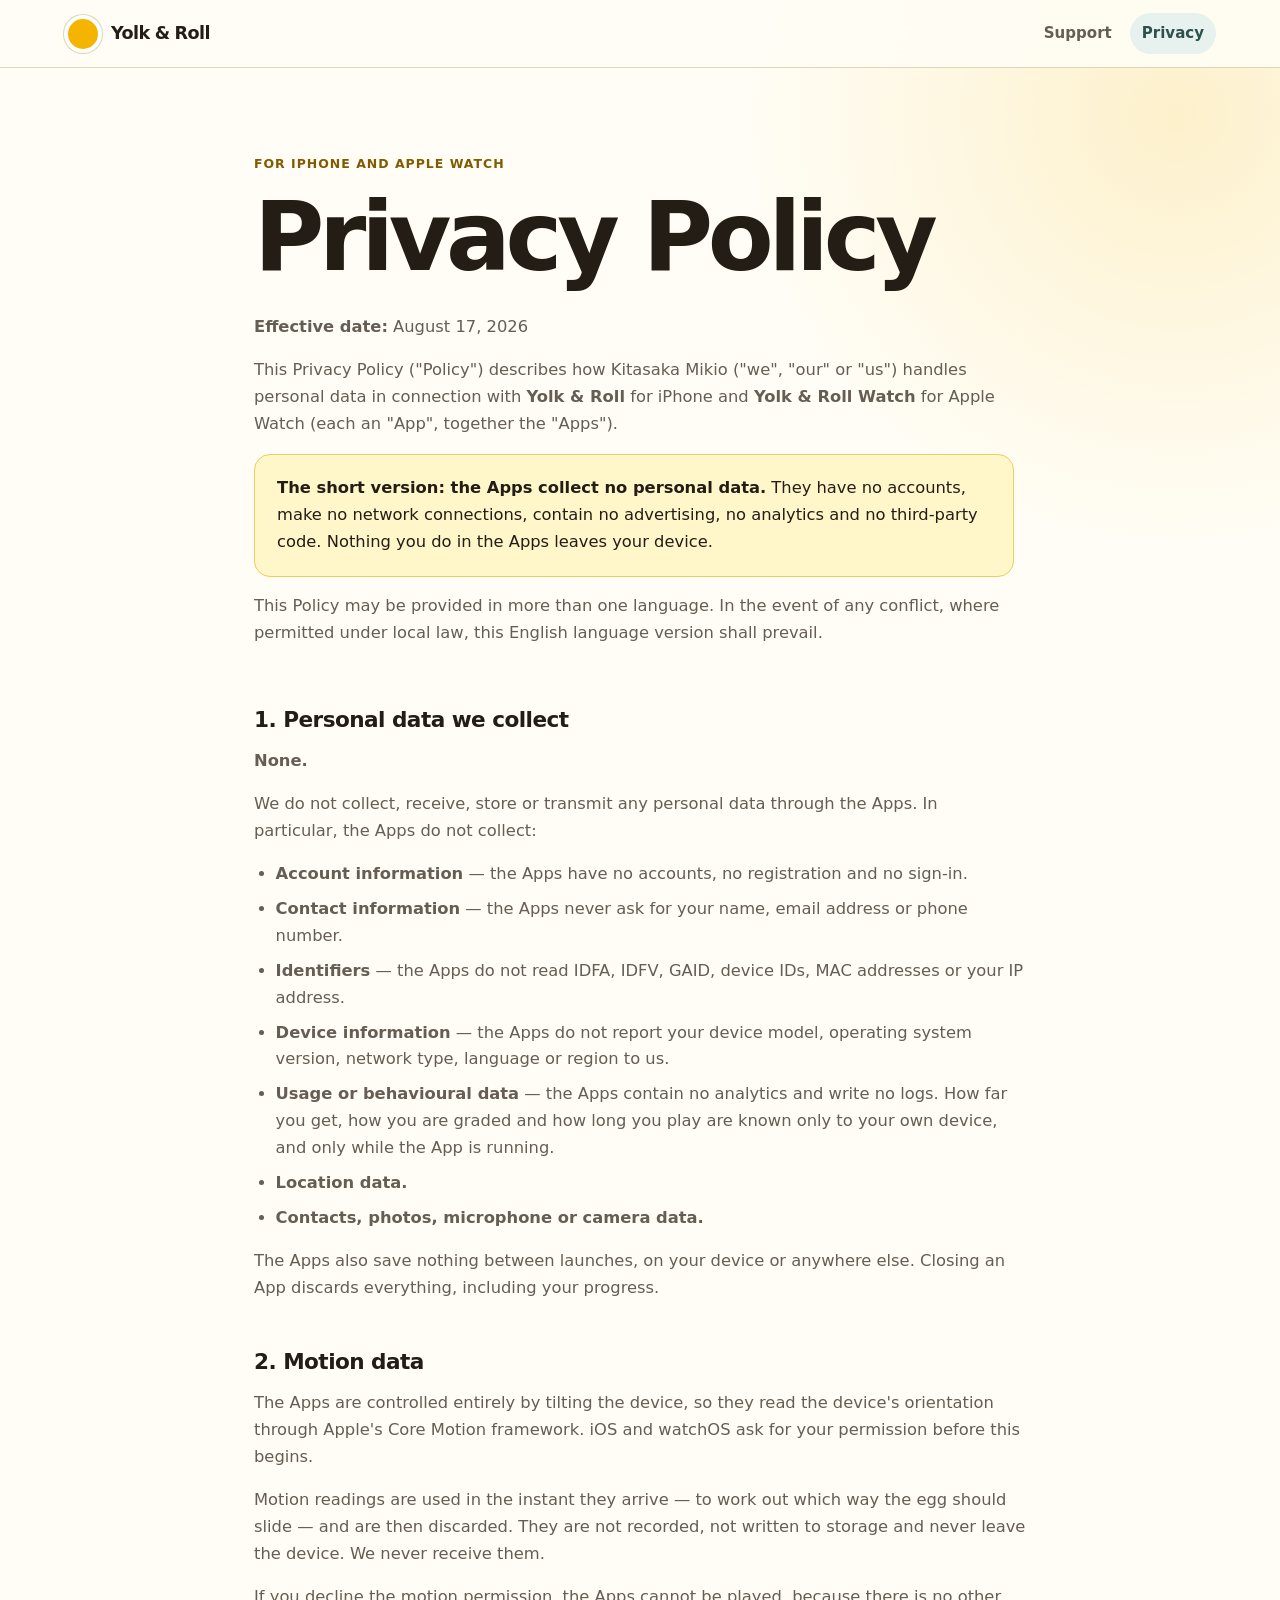
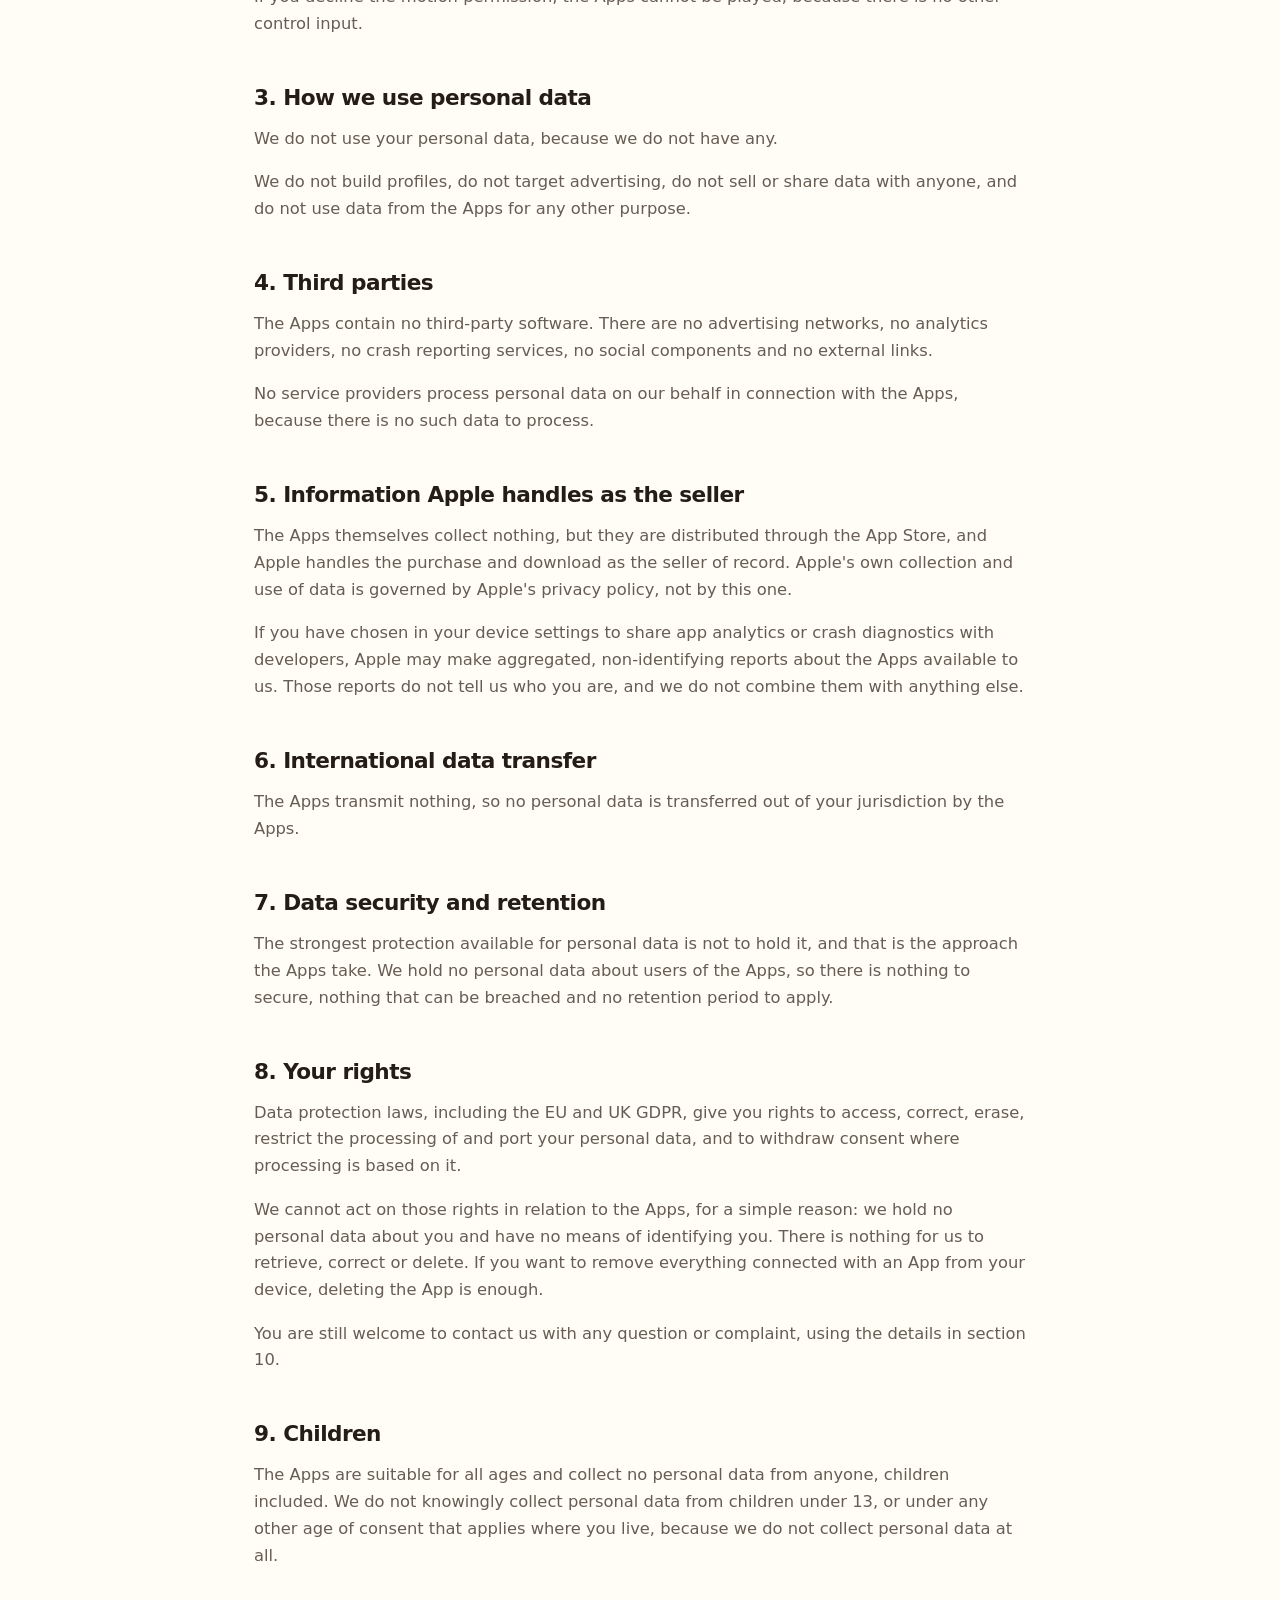
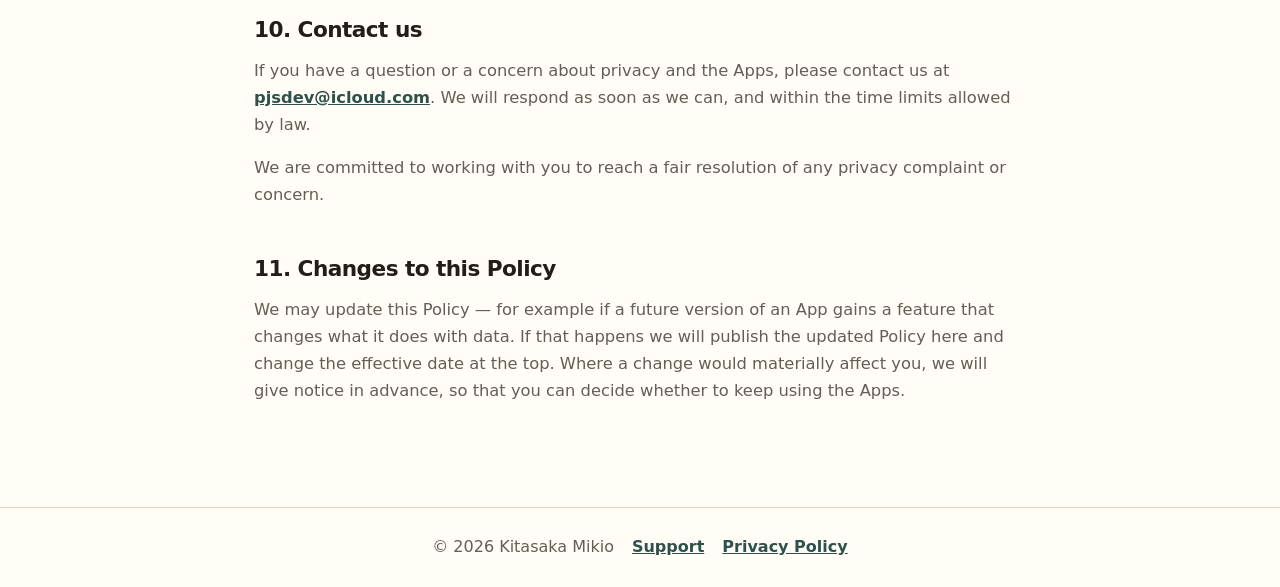
<file: yolk-and-roll/privacy.html>
<!doctype html>
<html lang="en">
  <head>
    <meta charset="utf-8">
    <meta name="viewport" content="width=device-width, initial-scale=1">
    <meta name="description" content="Privacy Policy for Yolk &amp; Roll on iPhone and Yolk &amp; Roll Watch on Apple Watch.">
    <meta name="theme-color" content="#fff8dc">
    <title>Privacy Policy | Yolk &amp; Roll</title>
    <link rel="stylesheet" href="styles.css">
  </head>
  <body>
    <a class="skip-link" href="#main-content">Skip to content</a>

    <header class="site-header">
      <a class="brand" href="support.html">Yolk <span aria-hidden="true">&amp;</span> Roll</a>
      <nav aria-label="Primary navigation">
        <a href="support.html">Support</a>
        <a aria-current="page" href="privacy.html">Privacy</a>
      </nav>
    </header>

    <main id="main-content" class="page legal">
      <header class="page-heading">
        <p class="eyebrow">For iPhone and Apple Watch</p>
        <h1>Privacy Policy</h1>
        <p class="effective-date"><strong>Effective date:</strong> August 17, 2026</p>
        <p>
          This Privacy Policy ("Policy") describes how Kitasaka Mikio ("we", "our" or "us") handles
          personal data in connection with <strong>Yolk &amp; Roll</strong> for iPhone and
          <strong>Yolk &amp; Roll Watch</strong> for Apple Watch (each an "App", together the "Apps").
        </p>
        <p class="summary">
          <strong>The short version: the Apps collect no personal data.</strong> They have no accounts,
          make no network connections, contain no advertising, no analytics and no third-party code.
          Nothing you do in the Apps leaves your device.
        </p>
        <p>
          This Policy may be provided in more than one language. In the event of any conflict, where
          permitted under local law, this English language version shall prevail.
        </p>
      </header>

      <article class="section legal-body">
        <section aria-labelledby="personal-data">
          <h2 id="personal-data">1. Personal data we collect</h2>
          <p><strong>None.</strong></p>
          <p>We do not collect, receive, store or transmit any personal data through the Apps. In particular, the Apps do not collect:</p>
          <ul>
            <li><strong>Account information</strong> — the Apps have no accounts, no registration and no sign-in.</li>
            <li><strong>Contact information</strong> — the Apps never ask for your name, email address or phone number.</li>
            <li><strong>Identifiers</strong> — the Apps do not read IDFA, IDFV, GAID, device IDs, MAC addresses or your IP address.</li>
            <li><strong>Device information</strong> — the Apps do not report your device model, operating system version, network type, language or region to us.</li>
            <li><strong>Usage or behavioural data</strong> — the Apps contain no analytics and write no logs. How far you get, how you are graded and how long you play are known only to your own device, and only while the App is running.</li>
            <li><strong>Location data.</strong></li>
            <li><strong>Contacts, photos, microphone or camera data.</strong></li>
          </ul>
          <p>The Apps also save nothing between launches, on your device or anywhere else. Closing an App discards everything, including your progress.</p>
        </section>

        <section aria-labelledby="motion-data">
          <h2 id="motion-data">2. Motion data</h2>
          <p>The Apps are controlled entirely by tilting the device, so they read the device's orientation through Apple's Core Motion framework. iOS and watchOS ask for your permission before this begins.</p>
          <p>Motion readings are used in the instant they arrive — to work out which way the egg should slide — and are then discarded. They are not recorded, not written to storage and never leave the device. We never receive them.</p>
          <p>If you decline the motion permission, the Apps cannot be played, because there is no other control input.</p>
        </section>

        <section aria-labelledby="data-use">
          <h2 id="data-use">3. How we use personal data</h2>
          <p>We do not use your personal data, because we do not have any.</p>
          <p>We do not build profiles, do not target advertising, do not sell or share data with anyone, and do not use data from the Apps for any other purpose.</p>
        </section>

        <section aria-labelledby="third-parties">
          <h2 id="third-parties">4. Third parties</h2>
          <p>The Apps contain no third-party software. There are no advertising networks, no analytics providers, no crash reporting services, no social components and no external links.</p>
          <p>No service providers process personal data on our behalf in connection with the Apps, because there is no such data to process.</p>
        </section>

        <section aria-labelledby="apple-data">
          <h2 id="apple-data">5. Information Apple handles as the seller</h2>
          <p>The Apps themselves collect nothing, but they are distributed through the App Store, and Apple handles the purchase and download as the seller of record. Apple's own collection and use of data is governed by Apple's privacy policy, not by this one.</p>
          <p>If you have chosen in your device settings to share app analytics or crash diagnostics with developers, Apple may make aggregated, non-identifying reports about the Apps available to us. Those reports do not tell us who you are, and we do not combine them with anything else.</p>
        </section>

        <section aria-labelledby="transfer">
          <h2 id="transfer">6. International data transfer</h2>
          <p>The Apps transmit nothing, so no personal data is transferred out of your jurisdiction by the Apps.</p>
        </section>

        <section aria-labelledby="security">
          <h2 id="security">7. Data security and retention</h2>
          <p>The strongest protection available for personal data is not to hold it, and that is the approach the Apps take. We hold no personal data about users of the Apps, so there is nothing to secure, nothing that can be breached and no retention period to apply.</p>
        </section>

        <section aria-labelledby="rights">
          <h2 id="rights">8. Your rights</h2>
          <p>Data protection laws, including the EU and UK GDPR, give you rights to access, correct, erase, restrict the processing of and port your personal data, and to withdraw consent where processing is based on it.</p>
          <p>We cannot act on those rights in relation to the Apps, for a simple reason: we hold no personal data about you and have no means of identifying you. There is nothing for us to retrieve, correct or delete. If you want to remove everything connected with an App from your device, deleting the App is enough.</p>
          <p>You are still welcome to contact us with any question or complaint, using the details in section 10.</p>
        </section>

        <section aria-labelledby="children">
          <h2 id="children">9. Children</h2>
          <p>The Apps are suitable for all ages and collect no personal data from anyone, children included. We do not knowingly collect personal data from children under 13, or under any other age of consent that applies where you live, because we do not collect personal data at all.</p>
        </section>

        <section aria-labelledby="contact">
          <h2 id="contact">10. Contact us</h2>
          <p>If you have a question or a concern about privacy and the Apps, please contact us at <a href="mailto:pjsdev@icloud.com?subject=Yolk%20%26%20Roll%20Privacy%20Request">pjsdev@icloud.com</a>. We will respond as soon as we can, and within the time limits allowed by law.</p>
          <p>We are committed to working with you to reach a fair resolution of any privacy complaint or concern.</p>
        </section>

        <section aria-labelledby="changes">
          <h2 id="changes">11. Changes to this Policy</h2>
          <p>We may update this Policy — for example if a future version of an App gains a feature that changes what it does with data. If that happens we will publish the updated Policy here and change the effective date at the top. Where a change would materially affect you, we will give notice in advance, so that you can decide whether to keep using the Apps.</p>
        </section>
      </article>
    </main>

    <footer class="site-footer">
      <span>&copy; 2026 Kitasaka Mikio</span>
      <a href="support.html">Support</a>
      <a aria-current="page" href="privacy.html">Privacy Policy</a>
    </footer>
  </body>
</html>
</file>
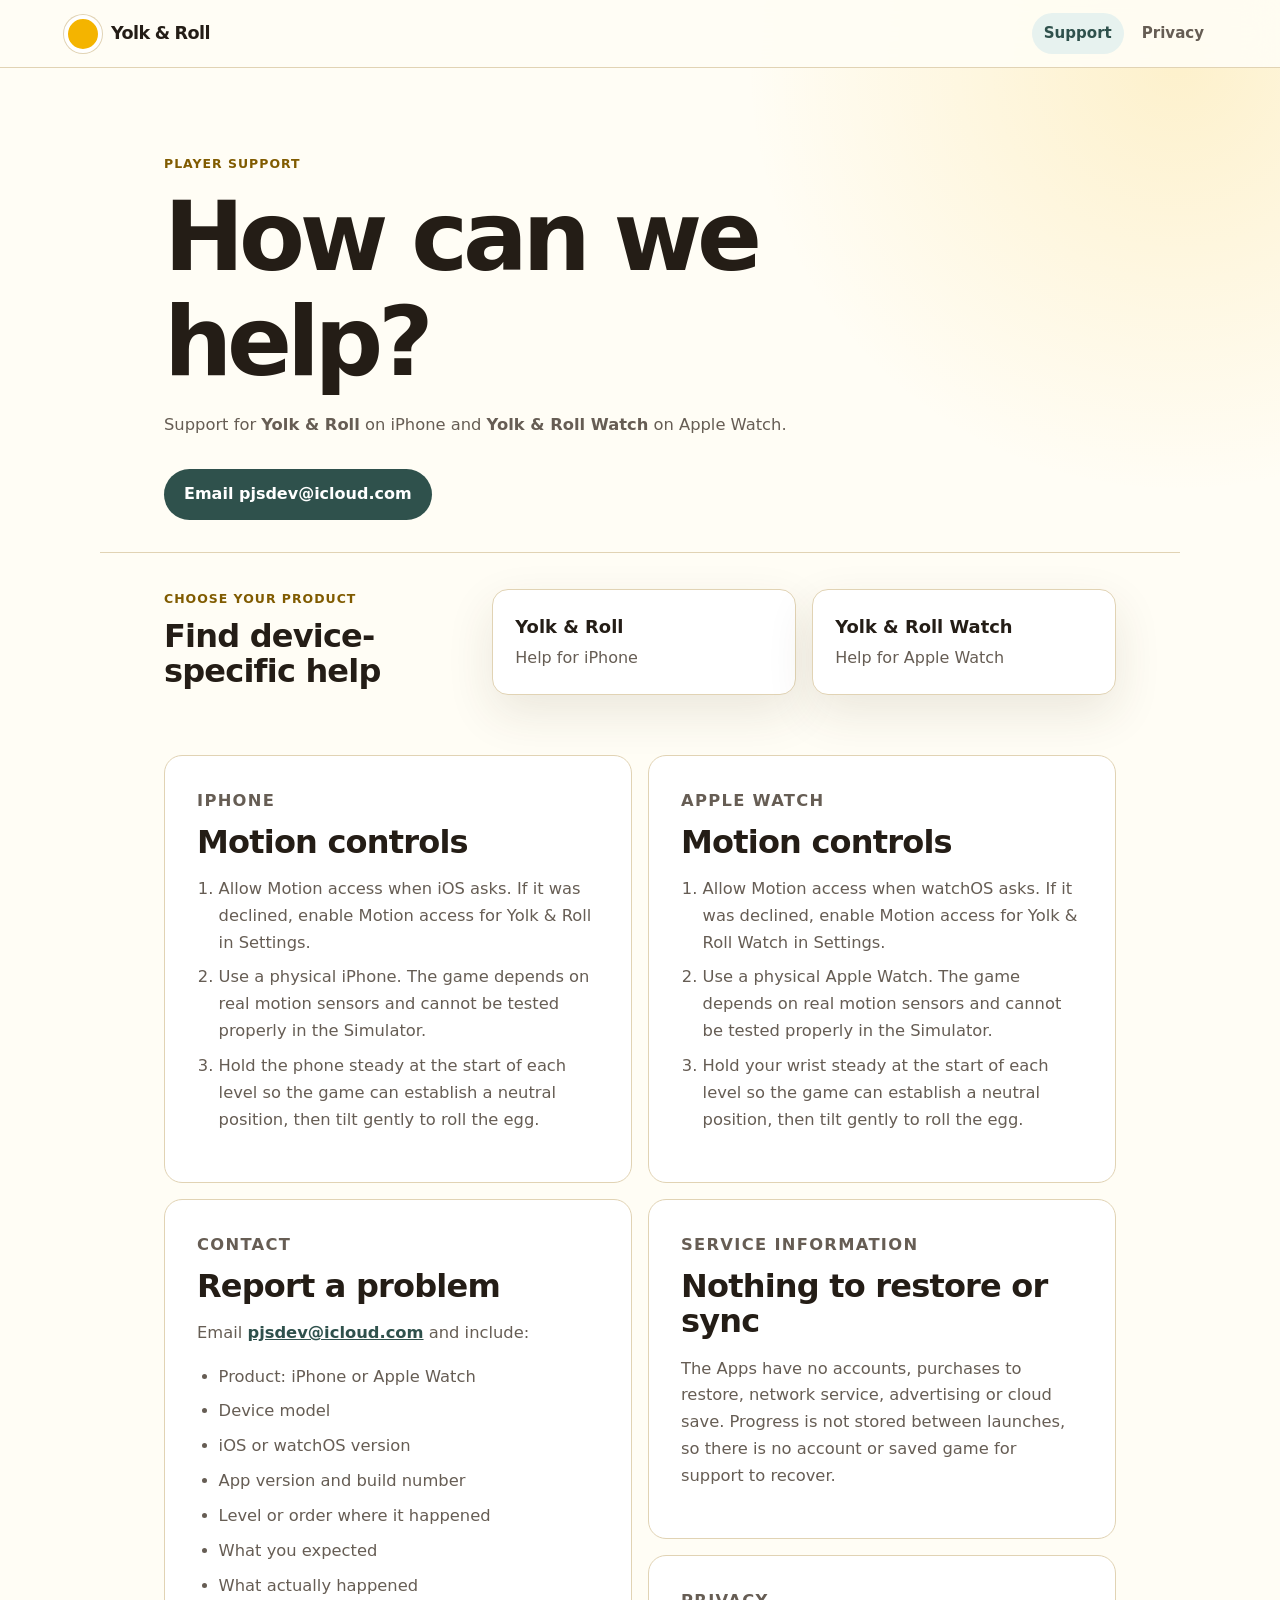
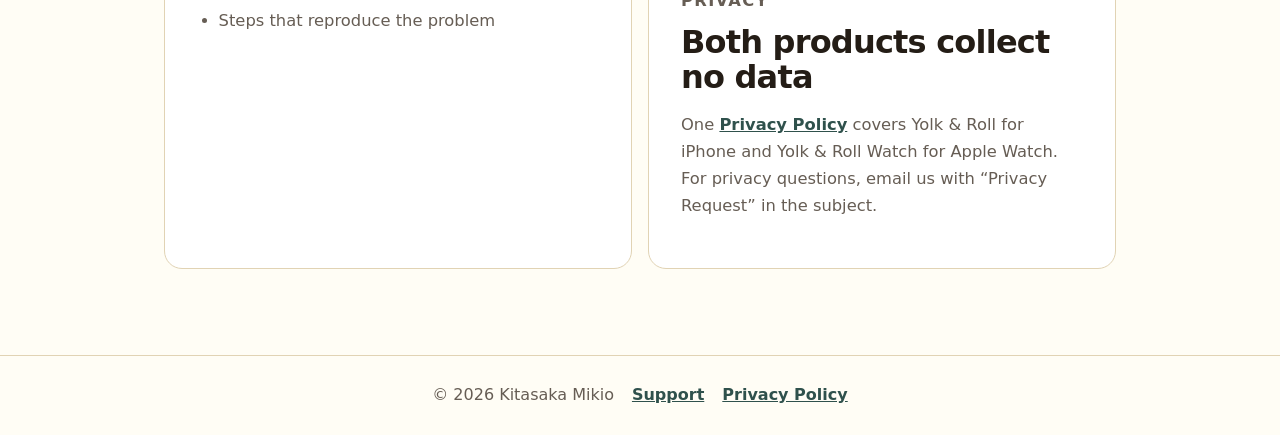
<file: yolk-and-roll/support.html>
<!doctype html>
<html lang="en">
  <head>
    <meta charset="utf-8">
    <meta name="viewport" content="width=device-width, initial-scale=1">
    <meta name="description" content="Support for Yolk &amp; Roll on iPhone and Yolk &amp; Roll Watch on Apple Watch.">
    <meta name="theme-color" content="#fff8dc">
    <title>Support | Yolk &amp; Roll</title>
    <link rel="stylesheet" href="styles.css">
  </head>
  <body>
    <a class="skip-link" href="#main-content">Skip to content</a>

    <header class="site-header">
      <a class="brand" aria-current="page" href="support.html">Yolk <span aria-hidden="true">&amp;</span> Roll</a>
      <nav aria-label="Primary navigation">
        <a aria-current="page" href="support.html">Support</a>
        <a href="privacy.html">Privacy</a>
      </nav>
    </header>

    <main id="main-content" class="page">
      <header class="page-heading">
        <p class="eyebrow">Player support</p>
        <h1>How can we help?</h1>
        <p>Support for <strong>Yolk &amp; Roll</strong> on iPhone and <strong>Yolk &amp; Roll Watch</strong> on Apple Watch.</p>
        <a class="primary-action" href="mailto:pjsdev@icloud.com?subject=Yolk%20%26%20Roll%20Support">Email pjsdev@icloud.com</a>
      </header>

      <section class="section product-links" aria-labelledby="choose-product">
        <div>
          <p class="eyebrow">Choose your product</p>
          <h2 id="choose-product">Find device-specific help</h2>
        </div>
        <div class="product-grid">
          <a href="#iphone-help">
            <span class="product-name">Yolk &amp; Roll</span>
            <span>Help for iPhone</span>
          </a>
          <a href="#watch-help">
            <span class="product-name">Yolk &amp; Roll Watch</span>
            <span>Help for Apple Watch</span>
          </a>
        </div>
      </section>

      <section class="section support-grid" aria-label="Support topics">
        <article id="iphone-help">
          <p class="card-label">iPhone</p>
          <h2>Motion controls</h2>
          <ol>
            <li>Allow Motion access when iOS asks. If it was declined, enable Motion access for Yolk &amp; Roll in Settings.</li>
            <li>Use a physical iPhone. The game depends on real motion sensors and cannot be tested properly in the Simulator.</li>
            <li>Hold the phone steady at the start of each level so the game can establish a neutral position, then tilt gently to roll the egg.</li>
          </ol>
        </article>

        <article id="watch-help">
          <p class="card-label">Apple Watch</p>
          <h2>Motion controls</h2>
          <ol>
            <li>Allow Motion access when watchOS asks. If it was declined, enable Motion access for Yolk &amp; Roll Watch in Settings.</li>
            <li>Use a physical Apple Watch. The game depends on real motion sensors and cannot be tested properly in the Simulator.</li>
            <li>Hold your wrist steady at the start of each level so the game can establish a neutral position, then tilt gently to roll the egg.</li>
          </ol>
        </article>

        <article>
          <p class="card-label">Contact</p>
          <h2>Report a problem</h2>
          <p>Email <a href="mailto:pjsdev@icloud.com?subject=Yolk%20%26%20Roll%20Support">pjsdev@icloud.com</a> and include:</p>
          <ul class="checklist">
            <li>Product: iPhone or Apple Watch</li>
            <li>Device model</li>
            <li>iOS or watchOS version</li>
            <li>App version and build number</li>
            <li>Level or order where it happened</li>
            <li>What you expected</li>
            <li>What actually happened</li>
            <li>Steps that reproduce the problem</li>
          </ul>
        </article>

        <article>
          <p class="card-label">Service information</p>
          <h2>Nothing to restore or sync</h2>
          <p>The Apps have no accounts, purchases to restore, network service, advertising or cloud save. Progress is not stored between launches, so there is no account or saved game for support to recover.</p>
        </article>

        <article>
          <p class="card-label">Privacy</p>
          <h2>Both products collect no data</h2>
          <p>One <a href="privacy.html">Privacy Policy</a> covers Yolk &amp; Roll for iPhone and Yolk &amp; Roll Watch for Apple Watch. For privacy questions, email us with “Privacy Request” in the subject.</p>
        </article>
      </section>
    </main>

    <footer class="site-footer">
      <span>&copy; 2026 Kitasaka Mikio</span>
      <a aria-current="page" href="support.html">Support</a>
      <a href="privacy.html">Privacy Policy</a>
    </footer>
  </body>
</html>
</file>
<file: ios/styles.css>
:root {
  color-scheme: light;
  --ink: #171717;
  --muted: #5f6368;
  --line: #dedbd2;
  --paper: #fffdf7;
  --surface: #ffffff;
  --accent: #11a36a;
  --accent-strong: #08764b;
  --brick: #dd3f33;
  --gold: #d49b1f;
  --shadow: 0 16px 40px rgba(23, 23, 23, 0.12);
  font-family: Inter, ui-sans-serif, system-ui, -apple-system, BlinkMacSystemFont, "Segoe UI", sans-serif;
}

* {
  box-sizing: border-box;
}

body {
  margin: 0;
  background: var(--paper);
  color: var(--ink);
  line-height: 1.6;
}

a {
  color: inherit;
}

.site-header {
  align-items: center;
  background: rgba(255, 253, 247, 0.94);
  border-bottom: 1px solid var(--line);
  display: flex;
  justify-content: space-between;
  min-height: 64px;
  padding: 12px clamp(18px, 5vw, 72px);
  position: sticky;
  top: 0;
  z-index: 10;
}

.brand {
  align-items: center;
  display: inline-flex;
  font-weight: 800;
  gap: 10px;
  text-decoration: none;
}

.brand img {
  border-radius: 8px;
}

nav {
  display: flex;
  gap: 8px;
}

nav a {
  border-radius: 999px;
  color: var(--muted);
  font-size: 0.94rem;
  font-weight: 700;
  padding: 8px 12px;
  text-decoration: none;
}

nav a[aria-current="page"],
nav a:hover {
  background: #e8f6ef;
  color: var(--accent-strong);
}

.hero {
  display: grid;
  min-height: calc(82svh - 64px);
  overflow: hidden;
  place-items: end start;
  position: relative;
}

.hero::after {
  background: linear-gradient(90deg, rgba(0, 0, 0, 0.74), rgba(0, 0, 0, 0.34) 46%, rgba(0, 0, 0, 0.06));
  content: "";
  inset: 0;
  position: absolute;
}

.hero-image {
  height: 100%;
  inset: 0;
  object-fit: cover;
  position: absolute;
  width: 100%;
}

.hero-copy {
  color: #ffffff;
  max-width: 720px;
  padding: clamp(44px, 8vw, 96px) clamp(22px, 6vw, 84px);
  position: relative;
  z-index: 1;
}

.eyebrow {
  color: var(--accent-strong);
  font-size: 0.78rem;
  font-weight: 900;
  letter-spacing: 0;
  margin: 0 0 10px;
  text-transform: uppercase;
}

.hero .eyebrow {
  color: #9af0c0;
}

h1,
h2 {
  line-height: 1.06;
  margin: 0;
}

h1 {
  font-size: clamp(3rem, 8vw, 6rem);
  max-width: 12ch;
}

h2 {
  font-size: clamp(1.8rem, 4vw, 3.25rem);
}

.hero-copy p:last-child,
.page-heading p,
.section p,
.legal-body p,
.legal-body li {
  color: var(--muted);
  font-size: 1.02rem;
}

.hero-copy p:last-child {
  color: rgba(255, 255, 255, 0.86);
  font-size: clamp(1.05rem, 2vw, 1.3rem);
  max-width: 640px;
}

.section,
.page-heading {
  margin: 0 auto;
  max-width: 1120px;
  padding: clamp(44px, 7vw, 88px) clamp(18px, 5vw, 72px);
}

.two-column {
  align-items: center;
  display: grid;
  gap: clamp(28px, 7vw, 84px);
  grid-template-columns: minmax(0, 1.1fr) minmax(220px, 0.65fr);
}

.phone-shot {
  aspect-ratio: 1242 / 2688;
  border-radius: 8px;
  box-shadow: var(--shadow);
  justify-self: center;
  max-height: 620px;
  object-fit: cover;
  width: min(100%, 310px);
}

.features,
.support-grid {
  display: grid;
  gap: 16px;
  grid-template-columns: repeat(3, minmax(0, 1fr));
}

.features article,
.support-grid article {
  background: var(--surface);
  border: 1px solid var(--line);
  border-radius: 8px;
  padding: 24px;
}

.features h2,
.support-grid h2,
.legal-body h2 {
  font-size: 1.18rem;
}

.page {
  min-height: calc(100svh - 140px);
}

.page-heading {
  padding-bottom: 24px;
}

.page-heading h1 {
  font-size: clamp(2.6rem, 7vw, 5.5rem);
  max-width: 12ch;
}

.page-heading p {
  max-width: 720px;
}

.legal .page-heading {
  max-width: 900px;
}

.legal-body {
  max-width: 900px;
  padding-top: 16px;
}

.legal-body h2 {
  margin-top: 40px;
}

.legal-body h2:first-child {
  margin-top: 0;
}

.legal-body ol {
  padding-left: 24px;
}

.legal-body a,
.support-grid a,
.site-footer a {
  color: var(--accent-strong);
  font-weight: 700;
}

.site-footer {
  align-items: center;
  border-top: 1px solid var(--line);
  color: var(--muted);
  display: flex;
  flex-wrap: wrap;
  gap: 14px;
  justify-content: center;
  padding: 24px clamp(18px, 5vw, 72px);
}

.site-footer a {
  text-decoration: none;
}

@media (max-width: 760px) {
  .site-header {
    align-items: flex-start;
    flex-direction: column;
    gap: 10px;
  }

  nav {
    overflow-x: auto;
    width: 100%;
  }

  .hero {
    min-height: 58svh;
  }

  .hero::after {
    background: linear-gradient(0deg, rgba(0, 0, 0, 0.76), rgba(0, 0, 0, 0.22));
  }

  .two-column,
  .features,
  .support-grid {
    grid-template-columns: 1fr;
  }

  .phone-shot {
    width: min(82vw, 300px);
  }
}
</file>
<file: watch/styles.css>
:root {
  color-scheme: light;
  --ink: #171717;
  --muted: #5f6368;
  --line: #dedbd2;
  --paper: #fffdf7;
  --surface: #ffffff;
  --accent: #11a36a;
  --accent-strong: #08764b;
  --brick: #dd3f33;
  --gold: #d49b1f;
  --shadow: 0 16px 40px rgba(23, 23, 23, 0.12);
  font-family: Inter, ui-sans-serif, system-ui, -apple-system, BlinkMacSystemFont, "Segoe UI", sans-serif;
}

* {
  box-sizing: border-box;
}

body {
  margin: 0;
  background: var(--paper);
  color: var(--ink);
  line-height: 1.6;
}

a {
  color: inherit;
}

.site-header {
  align-items: center;
  background: rgba(255, 253, 247, 0.94);
  border-bottom: 1px solid var(--line);
  display: flex;
  justify-content: space-between;
  min-height: 64px;
  padding: 12px clamp(18px, 5vw, 72px);
  position: sticky;
  top: 0;
  z-index: 10;
}

.brand {
  align-items: center;
  display: inline-flex;
  font-weight: 800;
  gap: 10px;
  text-decoration: none;
}

.brand img {
  border-radius: 8px;
}

nav {
  display: flex;
  gap: 8px;
}

nav a {
  border-radius: 999px;
  color: var(--muted);
  font-size: 0.94rem;
  font-weight: 700;
  padding: 8px 12px;
  text-decoration: none;
}

nav a[aria-current="page"],
nav a:hover {
  background: #e8f6ef;
  color: var(--accent-strong);
}

.hero {
  display: grid;
  min-height: calc(82svh - 64px);
  overflow: hidden;
  place-items: end start;
  position: relative;
}

.hero::after {
  background: linear-gradient(90deg, rgba(0, 0, 0, 0.74), rgba(0, 0, 0, 0.34) 46%, rgba(0, 0, 0, 0.06));
  content: "";
  inset: 0;
  position: absolute;
}

.hero-image {
  height: 100%;
  inset: 0;
  object-fit: cover;
  position: absolute;
  width: 100%;
}

.hero-watch {
  background:
    linear-gradient(120deg, rgba(5, 18, 24, 0.92), rgba(10, 37, 45, 0.78)),
    #071318;
}

.hero-watch::after {
  background: linear-gradient(90deg, rgba(0, 0, 0, 0.28), rgba(0, 0, 0, 0.08));
}

.watch-hero-visual {
  align-items: center;
  display: flex;
  inset: 0;
  justify-content: flex-end;
  padding: clamp(24px, 7vw, 96px);
  position: absolute;
}

.watch-face {
  align-items: center;
  aspect-ratio: 1;
  background: #05090d;
  border: 10px solid #202a31;
  border-radius: 26%;
  box-shadow: 0 28px 70px rgba(0, 0, 0, 0.42);
  display: grid;
  justify-items: center;
  padding: 30px;
  width: min(34vw, 360px);
}

.watch-face img {
  border-radius: 24px;
  width: min(60%, 170px);
}

.watch-face span {
  color: #9af0c0;
  font-weight: 900;
}

.hero-copy {
  color: #ffffff;
  max-width: 720px;
  padding: clamp(44px, 8vw, 96px) clamp(22px, 6vw, 84px);
  position: relative;
  z-index: 1;
}

.eyebrow {
  color: var(--accent-strong);
  font-size: 0.78rem;
  font-weight: 900;
  letter-spacing: 0;
  margin: 0 0 10px;
  text-transform: uppercase;
}

.hero .eyebrow {
  color: #9af0c0;
}

h1,
h2 {
  line-height: 1.06;
  margin: 0;
}

h1 {
  font-size: clamp(3rem, 8vw, 6rem);
  max-width: 12ch;
}

h2 {
  font-size: clamp(1.8rem, 4vw, 3.25rem);
}

.hero-copy p:last-child,
.page-heading p,
.section p,
.legal-body p,
.legal-body li {
  color: var(--muted);
  font-size: 1.02rem;
}

.hero-copy p:last-child {
  color: rgba(255, 255, 255, 0.86);
  font-size: clamp(1.05rem, 2vw, 1.3rem);
  max-width: 640px;
}

.section,
.page-heading {
  margin: 0 auto;
  max-width: 1120px;
  padding: clamp(44px, 7vw, 88px) clamp(18px, 5vw, 72px);
}

.two-column {
  align-items: center;
  display: grid;
  gap: clamp(28px, 7vw, 84px);
  grid-template-columns: minmax(0, 1.1fr) minmax(220px, 0.65fr);
}

.phone-shot {
  aspect-ratio: 1242 / 2688;
  border-radius: 8px;
  box-shadow: var(--shadow);
  justify-self: center;
  max-height: 620px;
  object-fit: cover;
  width: min(100%, 310px);
}

.watch-card {
  align-items: center;
  background: #10161b;
  border: 1px solid #2b373f;
  border-radius: 8px;
  box-shadow: var(--shadow);
  color: #ffffff;
  display: grid;
  gap: 14px;
  justify-items: center;
  justify-self: center;
  max-width: 320px;
  padding: 32px 28px;
  text-align: center;
}

.watch-card img {
  border-radius: 22px;
  width: 124px;
}

.watch-card strong {
  font-size: 1.7rem;
}

.watch-card span {
  color: rgba(255, 255, 255, 0.72);
}

.features,
.support-grid {
  display: grid;
  gap: 16px;
  grid-template-columns: repeat(3, minmax(0, 1fr));
}

.features article,
.support-grid article {
  background: var(--surface);
  border: 1px solid var(--line);
  border-radius: 8px;
  padding: 24px;
}

.features h2,
.support-grid h2,
.legal-body h2 {
  font-size: 1.18rem;
}

.page {
  min-height: calc(100svh - 140px);
}

.page-heading {
  padding-bottom: 24px;
}

.page-heading h1 {
  font-size: clamp(2.6rem, 7vw, 5.5rem);
  max-width: 12ch;
}

.page-heading p {
  max-width: 720px;
}

.legal .page-heading {
  max-width: 900px;
}

.legal-body {
  max-width: 900px;
  padding-top: 16px;
}

.legal-body h2 {
  margin-top: 40px;
}

.legal-body h2:first-child {
  margin-top: 0;
}

.legal-body ol {
  padding-left: 24px;
}

.legal-body a,
.support-grid a,
.site-footer a {
  color: var(--accent-strong);
  font-weight: 700;
}

.site-footer {
  align-items: center;
  border-top: 1px solid var(--line);
  color: var(--muted);
  display: flex;
  flex-wrap: wrap;
  gap: 14px;
  justify-content: center;
  padding: 24px clamp(18px, 5vw, 72px);
}

.site-footer a {
  text-decoration: none;
}

@media (max-width: 760px) {
  .site-header {
    align-items: flex-start;
    flex-direction: column;
    gap: 10px;
  }

  nav {
    overflow-x: auto;
    width: 100%;
  }

  .hero {
    min-height: 58svh;
  }

  .hero::after {
    background: linear-gradient(0deg, rgba(0, 0, 0, 0.76), rgba(0, 0, 0, 0.22));
  }

  .watch-hero-visual {
    opacity: 0.44;
    padding: 18px;
  }

  .watch-face {
    width: min(48vw, 210px);
  }

  .two-column,
  .features,
  .support-grid {
    grid-template-columns: 1fr;
  }

  .phone-shot {
    width: min(82vw, 300px);
  }
}
</file>
<file: yolk-and-roll/styles.css>
:root {
  color-scheme: light;
  --ink: #241d16;
  --muted: #665d54;
  --line: #e1d3b4;
  --paper: #fffdf5;
  --surface: #ffffff;
  --yolk: #f4b400;
  --yolk-dark: #805b00;
  --pan: #2f514c;
  --pan-soft: #e7f2ef;
  --shadow: 0 18px 48px rgba(75, 57, 24, 0.11);
  font-family: Inter, ui-sans-serif, system-ui, -apple-system, BlinkMacSystemFont, "Segoe UI", sans-serif;
}

* {
  box-sizing: border-box;
}

html {
  scroll-behavior: smooth;
}

body {
  background:
    radial-gradient(circle at 92% 3%, rgba(244, 180, 0, 0.17), transparent 27rem),
    var(--paper);
  color: var(--ink);
  line-height: 1.65;
  margin: 0;
}

a {
  color: var(--pan);
}

a:focus-visible {
  outline: 3px solid var(--yolk);
  outline-offset: 3px;
}

.skip-link {
  background: var(--ink);
  color: #ffffff;
  left: 16px;
  padding: 10px 14px;
  position: fixed;
  top: -100px;
  z-index: 100;
}

.skip-link:focus {
  top: 12px;
}

.site-header {
  align-items: center;
  backdrop-filter: blur(16px);
  background: rgba(255, 253, 245, 0.92);
  border-bottom: 1px solid var(--line);
  display: flex;
  justify-content: space-between;
  min-height: 68px;
  padding: 12px clamp(18px, 5vw, 72px);
  position: sticky;
  top: 0;
  z-index: 10;
}

.brand {
  align-items: center;
  color: var(--ink);
  display: inline-flex;
  font-size: 1.1rem;
  font-weight: 900;
  gap: 0.28em;
  letter-spacing: -0.03em;
  text-decoration: none;
}

.brand::before {
  background: var(--yolk);
  border: 4px solid #ffffff;
  border-radius: 50%;
  box-shadow: 0 0 0 1px var(--line);
  content: "";
  height: 30px;
  margin-right: 4px;
  width: 30px;
}

nav {
  display: flex;
  gap: 6px;
}

nav a {
  border-radius: 999px;
  color: var(--muted);
  font-size: 0.94rem;
  font-weight: 750;
  padding: 8px 12px;
  text-decoration: none;
}

nav a[aria-current="page"],
nav a:hover {
  background: var(--pan-soft);
  color: var(--pan);
}

.page {
  min-height: calc(100svh - 148px);
}

.page-heading,
.section {
  margin: 0 auto;
  max-width: 1080px;
  padding: clamp(44px, 7vw, 86px) clamp(18px, 5vw, 64px);
}

.page-heading {
  padding-bottom: 32px;
}

.legal .page-heading,
.legal-body {
  max-width: 900px;
}

.eyebrow,
.card-label {
  color: var(--yolk-dark);
  font-size: 0.78rem;
  font-weight: 900;
  letter-spacing: 0.08em;
  margin: 0 0 10px;
  text-transform: uppercase;
}

h1,
h2 {
  line-height: 1.1;
  margin: 0;
}

h1 {
  font-size: clamp(2.85rem, 8vw, 6rem);
  letter-spacing: -0.055em;
  max-width: 12ch;
}

h2 {
  font-size: clamp(1.35rem, 3vw, 2rem);
  letter-spacing: -0.025em;
}

.page-heading > p:not(.eyebrow),
.legal-body p,
.legal-body li,
.support-grid p,
.support-grid li {
  color: var(--muted);
  font-size: 1.02rem;
}

.page-heading > p:not(.eyebrow) {
  max-width: 760px;
}

.effective-date {
  margin-top: 24px;
}

.summary {
  background: #fff6c9;
  border: 1px solid #ebcf5b;
  border-radius: 16px;
  color: var(--ink) !important;
  padding: 20px 22px;
}

.primary-action {
  background: var(--pan);
  border-radius: 999px;
  color: #ffffff;
  display: inline-block;
  font-weight: 800;
  margin-top: 14px;
  padding: 12px 20px;
  text-decoration: none;
}

.primary-action:hover {
  background: #203d39;
}

.product-links {
  border-top: 1px solid var(--line);
  display: grid;
  gap: 28px;
  grid-template-columns: minmax(0, 0.65fr) minmax(0, 1.35fr);
  padding-bottom: 36px;
  padding-top: 36px;
}

.product-grid,
.support-grid {
  display: grid;
  gap: 16px;
}

.product-grid {
  grid-template-columns: repeat(2, minmax(0, 1fr));
}

.product-grid a {
  background: var(--surface);
  border: 1px solid var(--line);
  border-radius: 16px;
  box-shadow: var(--shadow);
  color: var(--muted);
  display: block;
  padding: 22px;
  text-decoration: none;
}

.product-grid a:hover {
  border-color: var(--yolk-dark);
  transform: translateY(-2px);
}

.product-name {
  color: var(--ink);
  display: block;
  font-size: 1.12rem;
  font-weight: 850;
  margin-bottom: 4px;
}

.support-grid {
  grid-template-columns: repeat(2, minmax(0, 1fr));
  padding-top: 24px;
}

.support-grid article {
  background: var(--surface);
  border: 1px solid var(--line);
  border-radius: 18px;
  padding: clamp(22px, 4vw, 32px);
}

.support-grid article:nth-child(3) {
  grid-row: span 2;
}

.support-grid ol,
.support-grid ul,
.legal-body ul {
  padding-left: 1.35rem;
}

.support-grid li + li,
.legal-body li + li {
  margin-top: 8px;
}

.support-grid a,
.legal-body a,
.site-footer a {
  font-weight: 800;
}

.legal-body {
  padding-top: 12px;
}

.legal-body section {
  scroll-margin-top: 90px;
}

.legal-body h2 {
  font-size: 1.35rem;
  margin-top: 48px;
}

.legal-body section:first-child h2 {
  margin-top: 0;
}

.site-footer {
  align-items: center;
  border-top: 1px solid var(--line);
  color: var(--muted);
  display: flex;
  flex-wrap: wrap;
  gap: 18px;
  justify-content: center;
  min-height: 80px;
  padding: 20px;
}

@media (max-width: 760px) {
  .product-links,
  .support-grid {
    grid-template-columns: 1fr;
  }

  .support-grid article:nth-child(3) {
    grid-row: auto;
  }
}

@media (max-width: 520px) {
  .site-header {
    align-items: flex-start;
    flex-direction: column;
    gap: 8px;
  }

  .product-grid {
    grid-template-columns: 1fr;
  }

  .site-footer {
    align-items: flex-start;
    flex-direction: column;
  }
}

@media (prefers-reduced-motion: reduce) {
  html {
    scroll-behavior: auto;
  }
}
</file>
